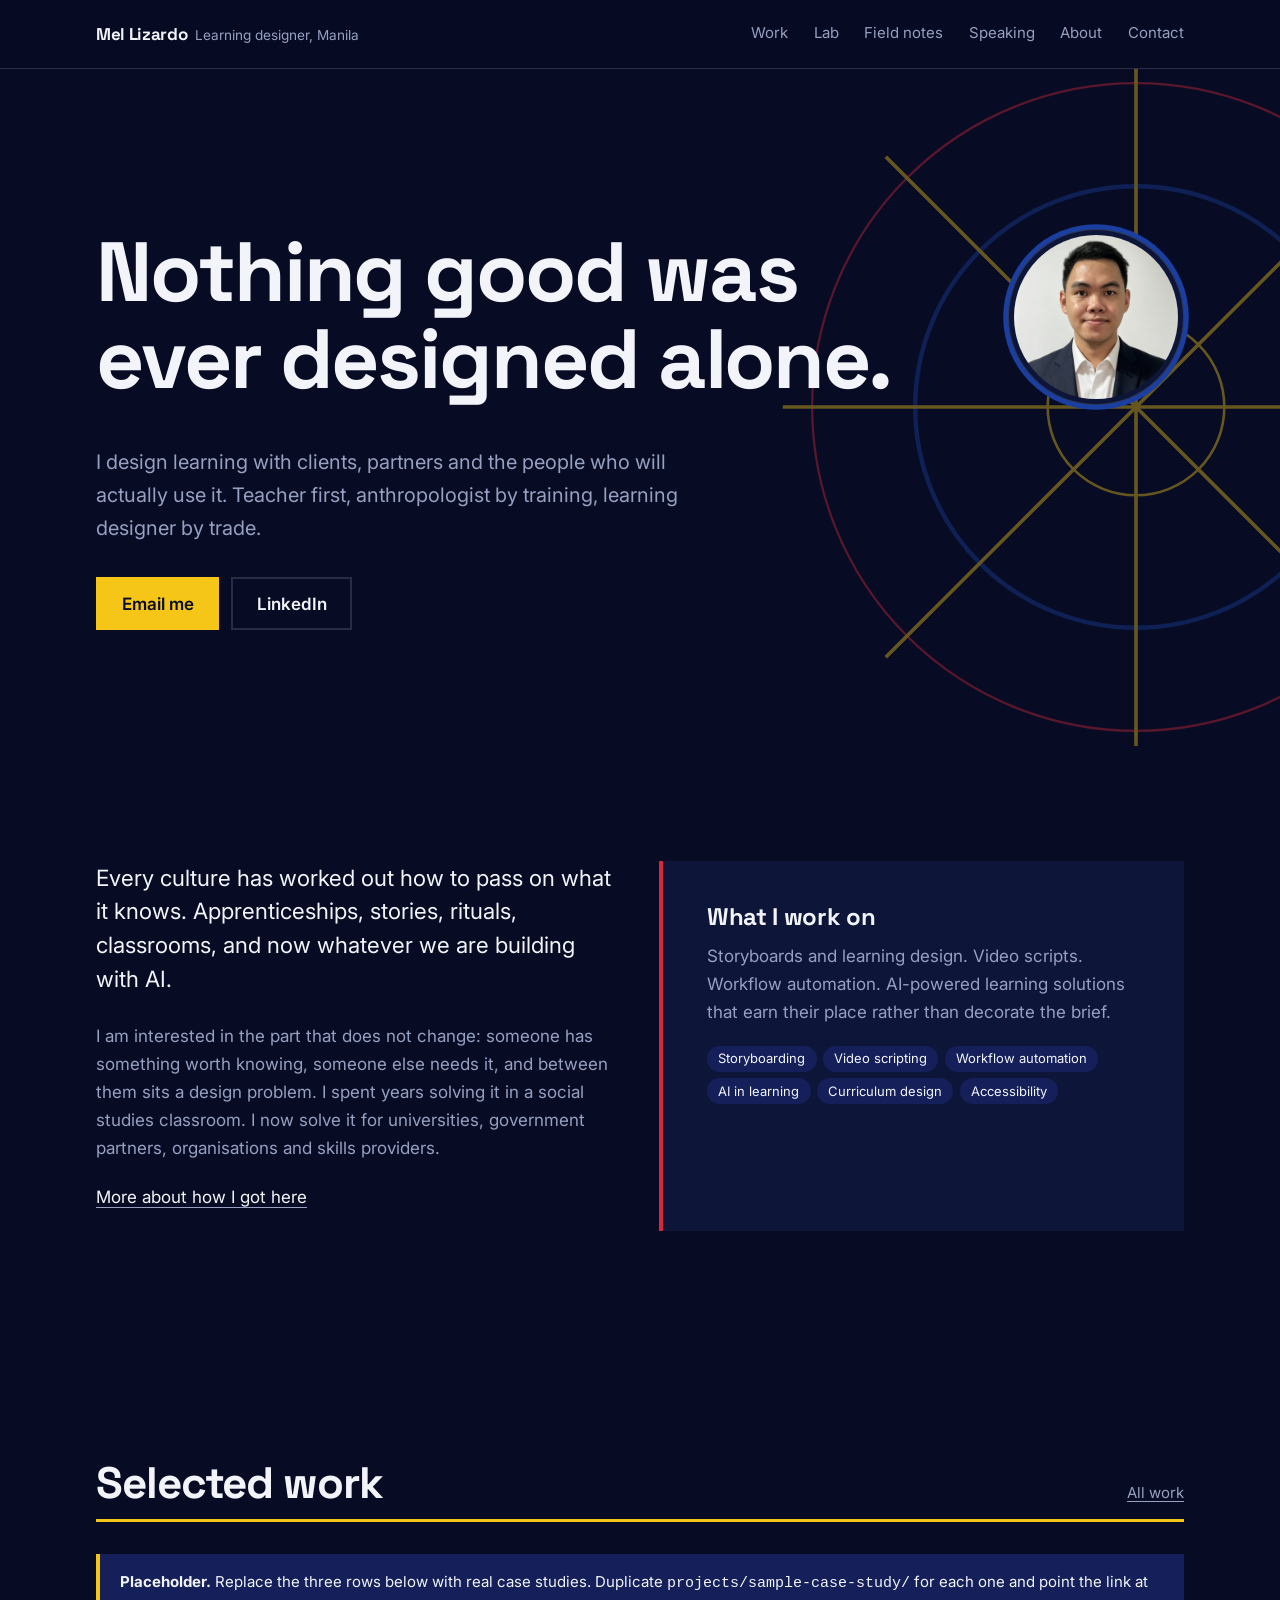
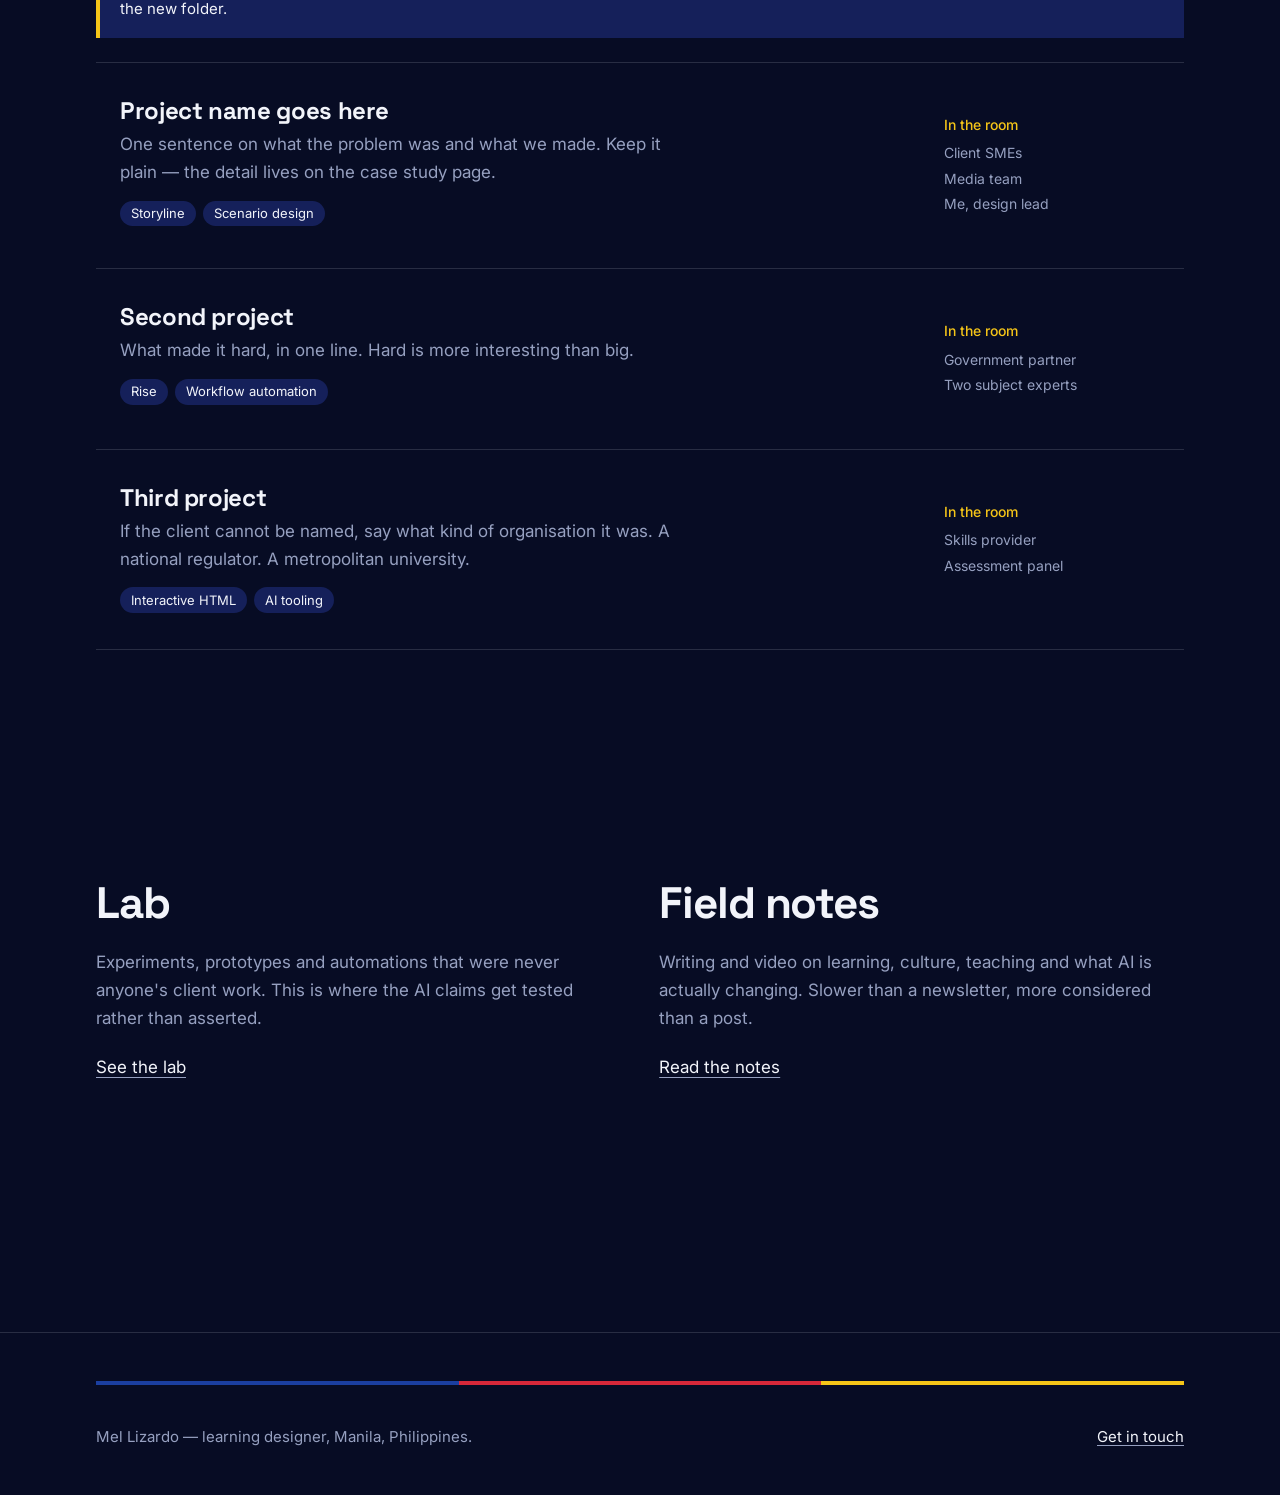
<file: index.html>
<!DOCTYPE html>
<html lang="en">
<head>
<meta charset="utf-8">
<meta name="viewport" content="width=device-width, initial-scale=1, viewport-fit=cover">
<title>Mel Lizardo — Learning Designer</title>
<meta name="description" content="Mel Lizardo is a learning designer in Manila. Teacher, anthropologist, curriculum designer. Work in storyboarding, video, workflow automation and AI-powered learning.">
<link rel="preconnect" href="https://fonts.googleapis.com">
<link rel="preconnect" href="https://fonts.gstatic.com" crossorigin>
<link href="https://fonts.googleapis.com/css2?family=Space+Grotesk:wght@500;700&family=Inter:wght@400;500;600&display=swap" rel="stylesheet">
<link rel="stylesheet" href="assets/styles.css?v=20261105-3">
</head>
<body>
<a class="skip" href="#main">Skip to content</a>

<header class="masthead">
  <div class="wrap masthead__inner">
    <a class="wordmark" href="index.html">Mel Lizardo <span>Learning designer, Manila</span></a>
    <nav class="nav" aria-label="Main">
      <a href="work.html">Work</a>
      <a href="lab.html">Lab</a>
      <a href="field-notes.html">Field notes</a>
      <a href="speaking.html">Speaking</a>
      <a href="about.html">About</a>
      <a href="contact.html">Contact</a>
    </nav>
  </div>
</header>

<main id="main">

  <div class="hero">
    <svg class="rays" viewBox="0 0 100 100" aria-hidden="true" focusable="false">
      <g fill="none" stroke="#F5C518" stroke-width="0.35">
        <circle cx="50" cy="50" r="12"></circle>
        <circle cx="50" cy="50" r="30" stroke="#1B3FA0" stroke-width="0.6"></circle>
        <circle cx="50" cy="50" r="44" stroke="#D62839" stroke-width="0.3"></circle>
      </g>
      <g stroke="#F5C518" stroke-width="0.5">
        <line x1="50" y1="50" x2="50" y2="2"></line>
        <line x1="50" y1="50" x2="50" y2="98"></line>
        <line x1="50" y1="50" x2="2" y2="50"></line>
        <line x1="50" y1="50" x2="98" y2="50"></line>
        <line x1="50" y1="50" x2="16" y2="16"></line>
        <line x1="50" y1="50" x2="84" y2="84"></line>
        <line x1="50" y1="50" x2="84" y2="16"></line>
        <line x1="50" y1="50" x2="16" y2="84"></line>
      </g>
    </svg>
    <div class="wrap hero__inner">
      <div class="hero__copy">
        <h1>Nothing good was ever designed alone.</h1>
        <p class="hero__sub">I design learning with clients, partners and the people who will actually use it. Teacher first, anthropologist by training, learning designer by trade.</p>
        <div class="contact-actions">
          <a class="btn" href="mailto:lizardo.mfs27@gmail.com">Email me</a>
          <a class="btn btn--line" href="https://www.linkedin.com/in/mel-franky-lizardo-95294a269/" target="_blank" rel="noopener noreferrer">LinkedIn</a>
        </div>
      </div>
      <figure class="portrait portrait--hero">
        <img src="assets/mel-lizardo-portrait.png" alt="Portrait of Mel Lizardo" width="800" height="800" fetchpriority="high">
      </figure>
    </div>
  </div>

  <section>
    <div class="wrap">
      <div class="pair">
        <div>
          <p class="lede">Every culture has worked out how to pass on what it knows. Apprenticeships, stories, rituals, classrooms, and now whatever we are building with AI.</p>
          <p class="muted">I am interested in the part that does not change: someone has something worth knowing, someone else needs it, and between them sits a design problem. I spent years solving it in a social studies classroom. I now solve it for universities, government partners, organisations and skills providers.</p>
          <p><a href="about.html">More about how I got here</a></p>
        </div>
        <div class="feature">
          <h3>What I work on</h3>
          <p class="muted">Storyboards and learning design. Video scripts. Workflow automation. AI-powered learning solutions that earn their place rather than decorate the brief.</p>
          <div class="tags">
            <span class="tag">Storyboarding</span>
            <span class="tag">Video scripting</span>
            <span class="tag">Workflow automation</span>
            <span class="tag">AI in learning</span>
            <span class="tag">Curriculum design</span>
            <span class="tag">Accessibility</span>
          </div>
        </div>
      </div>
    </div>
  </section>

  <section>
    <div class="wrap">
      <div class="section-head">
        <h2>Selected work</h2>
        <a href="work.html">All work</a>
      </div>

      <div class="todo">
        <p><strong>Placeholder.</strong> Replace the three rows below with real case studies. Duplicate <code>projects/sample-case-study/</code> for each one and point the link at the new folder.</p>
      </div>

      <div class="rows">
        <a class="row" href="projects/sample-case-study/index.html">
          <div class="row__main">
            <h3>Project name goes here</h3>
            <p>One sentence on what the problem was and what we made. Keep it plain — the detail lives on the case study page.</p>
            <div class="tags"><span class="tag">Storyline</span><span class="tag">Scenario design</span></div>
          </div>
          <dl class="row__meta">
            <dt>In the room</dt>
            <dd>Client SMEs</dd>
            <dd>Media team</dd>
            <dd>Me, design lead</dd>
          </dl>
        </a>

        <a class="row" href="projects/sample-case-study/index.html">
          <div class="row__main">
            <h3>Second project</h3>
            <p>What made it hard, in one line. Hard is more interesting than big.</p>
            <div class="tags"><span class="tag">Rise</span><span class="tag">Workflow automation</span></div>
          </div>
          <dl class="row__meta">
            <dt>In the room</dt>
            <dd>Government partner</dd>
            <dd>Two subject experts</dd>
          </dl>
        </a>

        <a class="row" href="projects/sample-case-study/index.html">
          <div class="row__main">
            <h3>Third project</h3>
            <p>If the client cannot be named, say what kind of organisation it was. A national regulator. A metropolitan university.</p>
            <div class="tags"><span class="tag">Interactive HTML</span><span class="tag">AI tooling</span></div>
          </div>
          <dl class="row__meta">
            <dt>In the room</dt>
            <dd>Skills provider</dd>
            <dd>Assessment panel</dd>
          </dl>
        </a>
      </div>
    </div>
  </section>

  <section>
    <div class="wrap">
      <div class="pair">
        <div>
          <h2>Lab</h2>
          <p class="muted">Experiments, prototypes and automations that were never anyone's client work. This is where the AI claims get tested rather than asserted.</p>
          <p><a href="lab.html">See the lab</a></p>
        </div>
        <div>
          <h2>Field notes</h2>
          <p class="muted">Writing and video on learning, culture, teaching and what AI is actually changing. Slower than a newsletter, more considered than a post.</p>
          <p><a href="field-notes.html">Read the notes</a></p>
        </div>
      </div>
    </div>
  </section>

</main>

<footer class="foot">
  <div class="wrap">
    <div class="flagrule"></div>
    <div class="foot__inner">
      <div>
        <p style="margin:0">Mel Lizardo — learning designer, Manila, Philippines.</p>
      </div>
      <div>
        <p style="margin:0"><a href="contact.html">Get in touch</a></p>
      </div>
    </div>
  </div>
</footer>

</body>
</html>
</file>
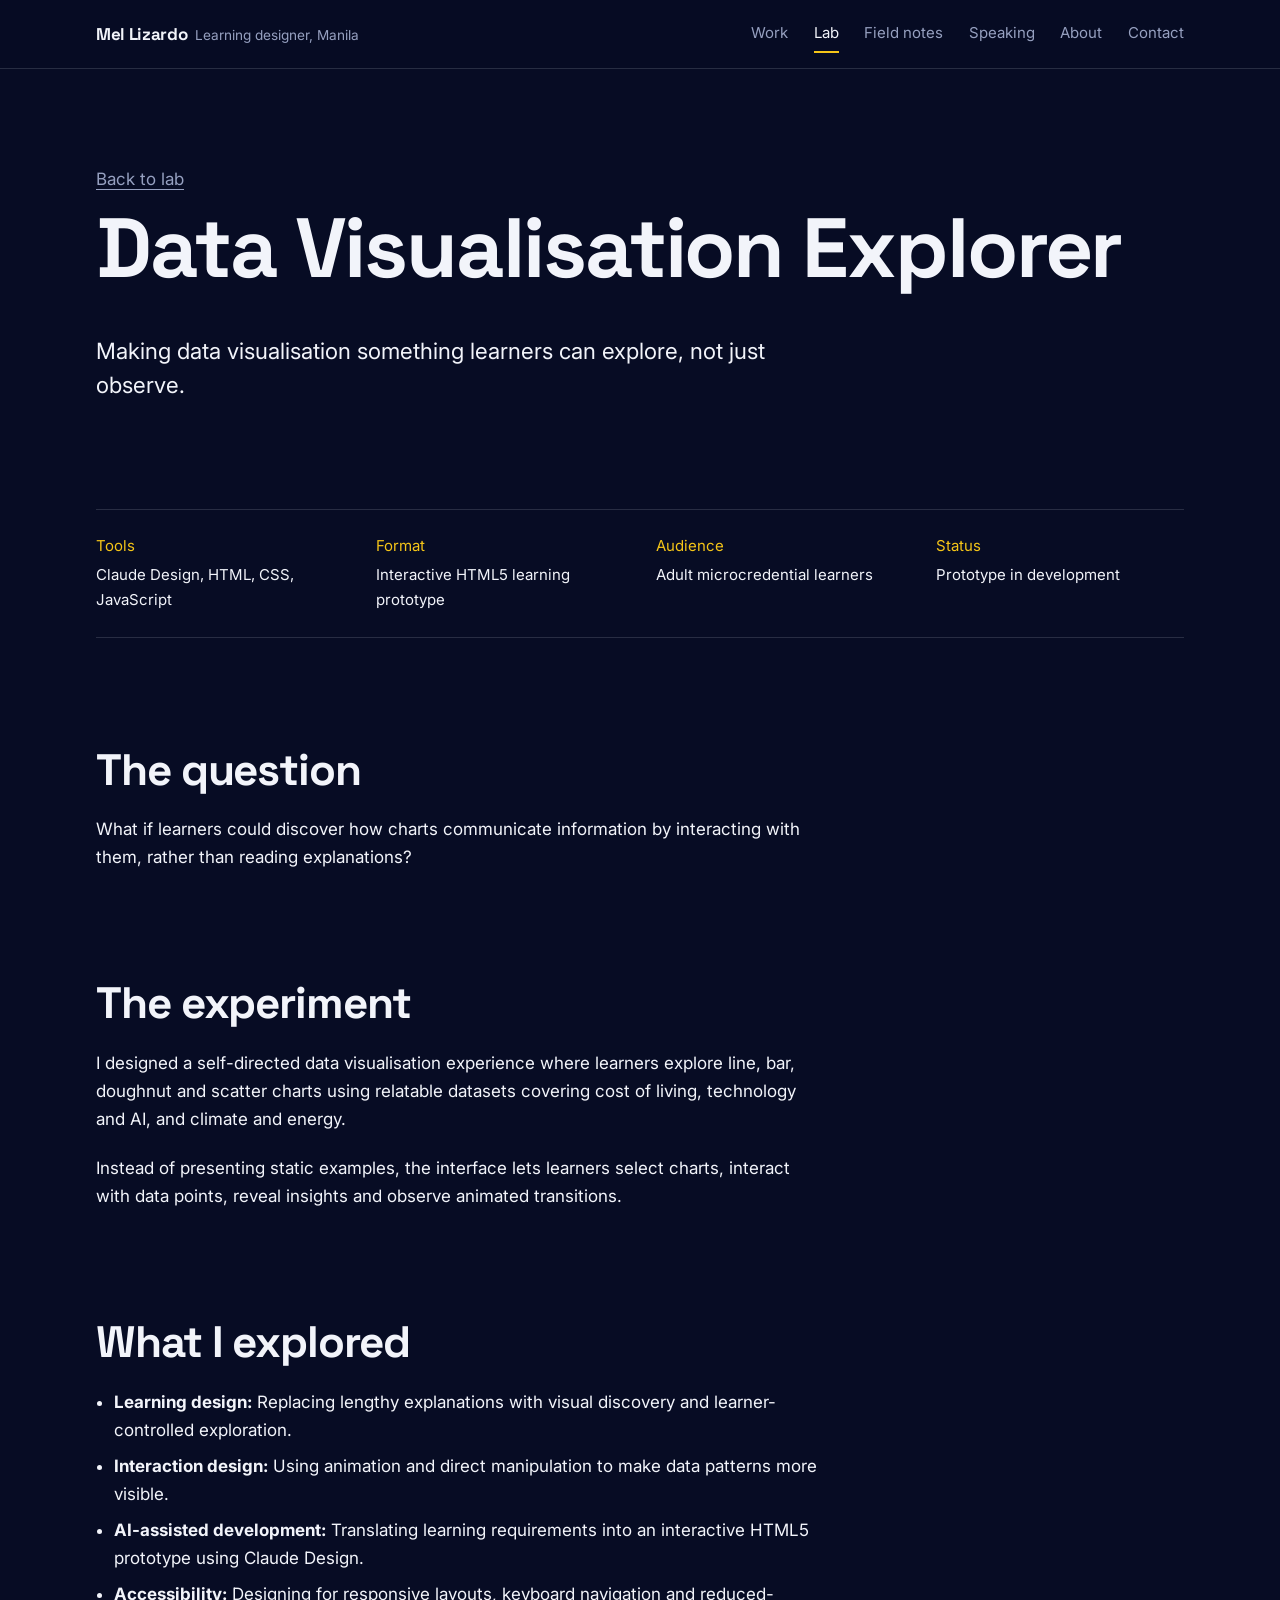
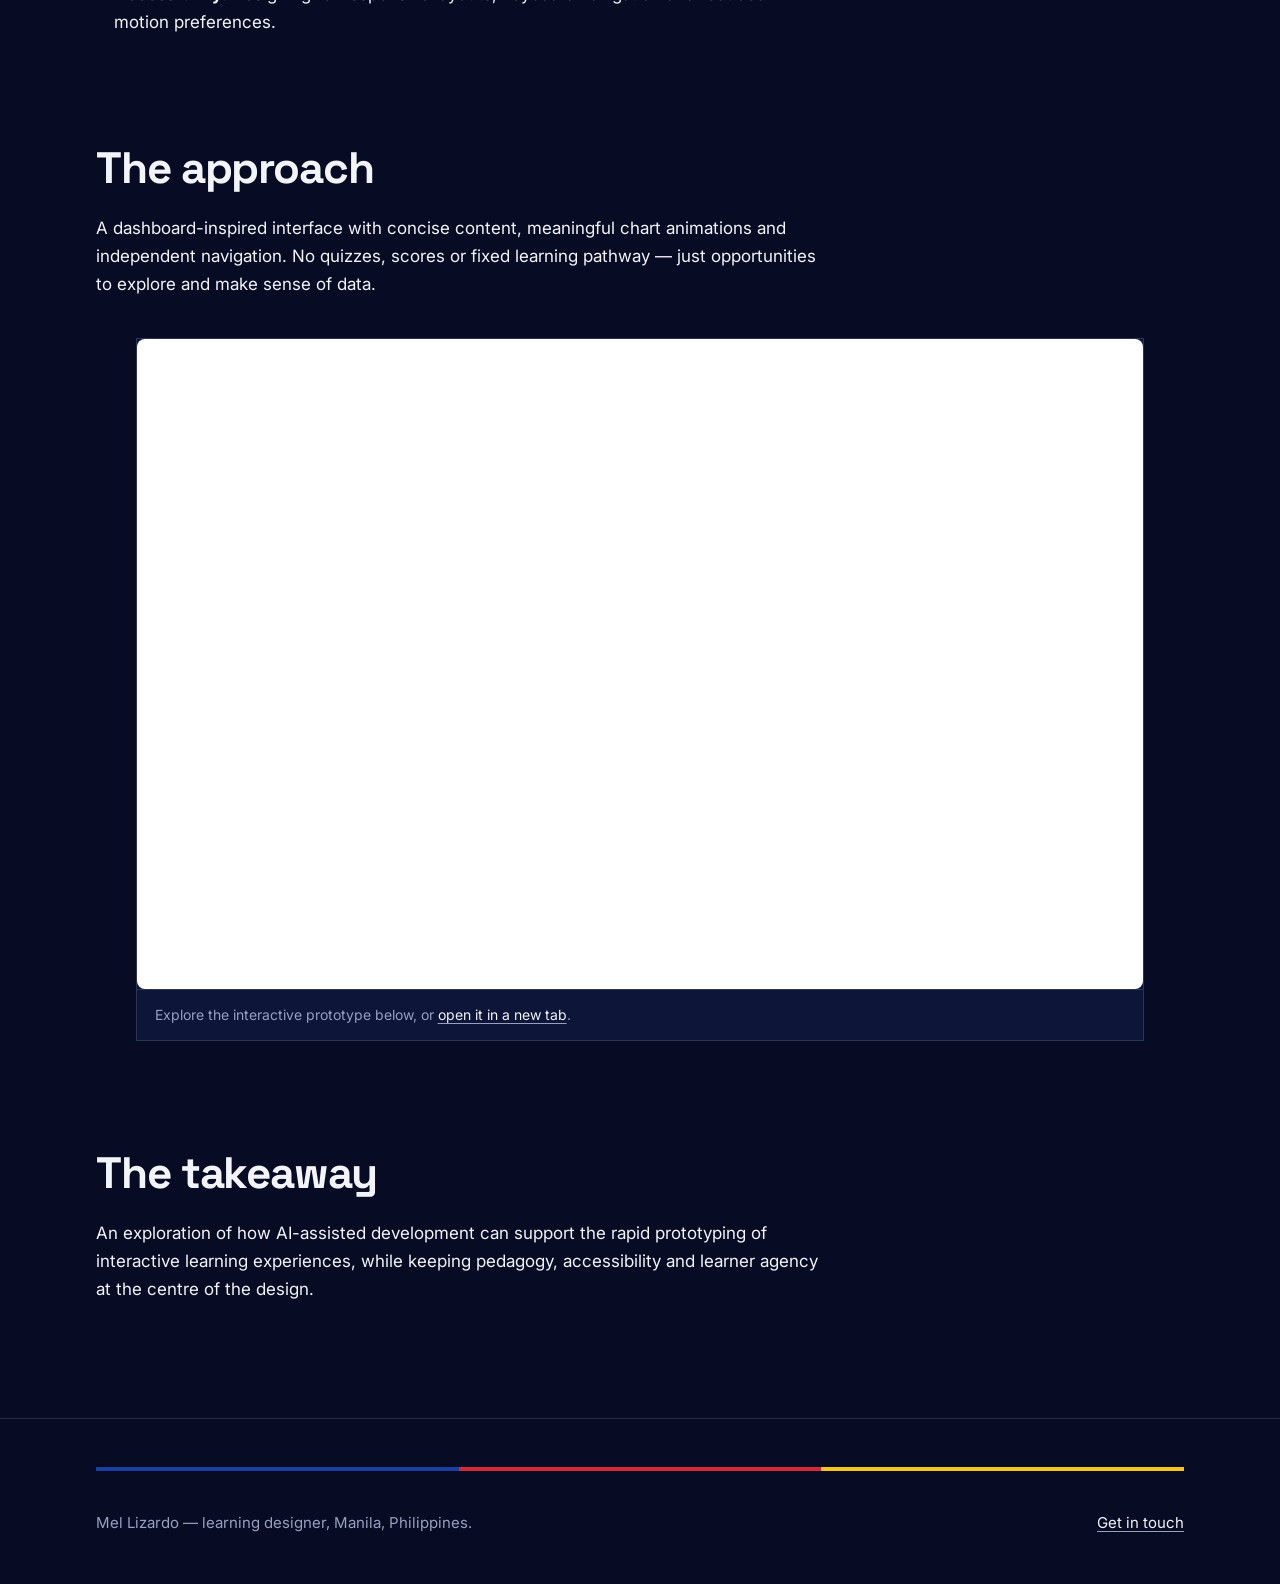
<file: lab/data-visualisation-explorer/index.html>
<!DOCTYPE html>
<html lang="en">
<head>
<meta charset="utf-8">
<meta name="viewport" content="width=device-width, initial-scale=1, viewport-fit=cover">
<title>Data Visualisation Explorer — Mel Lizardo</title>
<meta name="description" content="An interactive HTML5 learning prototype for exploring how line, bar, doughnut and scatter charts communicate data.">
<link rel="preconnect" href="https://fonts.googleapis.com">
<link rel="preconnect" href="https://fonts.gstatic.com" crossorigin>
<link href="https://fonts.googleapis.com/css2?family=Space+Grotesk:wght@500;700&family=Inter:wght@400;500;600&display=swap" rel="stylesheet">
<link rel="stylesheet" href="../../assets/styles.css?v=20261105-3">
</head>
<body>
<a class="skip" href="#main">Skip to content</a>

<header class="masthead">
  <div class="wrap masthead__inner">
    <a class="wordmark" href="../../index.html">Mel Lizardo <span>Learning designer, Manila</span></a>
    <nav class="nav" aria-label="Main">
      <a href="../../work.html">Work</a>
      <a href="../../lab.html" aria-current="page">Lab</a>
      <a href="../../field-notes.html">Field notes</a>
      <a href="../../speaking.html">Speaking</a>
      <a href="../../about.html">About</a>
      <a href="../../contact.html">Contact</a>
    </nav>
  </div>
</header>

<main id="main">
  <div class="wrap">
    <div class="case__header">
      <p class="muted" style="margin-bottom:0.75rem"><a href="../../lab.html">Back to lab</a></p>
      <h1>Data Visualisation Explorer</h1>
      <p class="lede">Making data visualisation something learners can explore, not just observe.</p>
    </div>

    <dl class="facts">
      <div><dt>Tools</dt><dd>Claude Design, HTML, CSS, JavaScript</dd></div>
      <div><dt>Format</dt><dd>Interactive HTML5 learning prototype</dd></div>
      <div><dt>Audience</dt><dd>Adult microcredential learners</dd></div>
      <div><dt>Status</dt><dd>Prototype in development</dd></div>
    </dl>

    <div class="prose">
      <h2>The question</h2>
      <p>What if learners could discover how charts communicate information by interacting with them, rather than reading explanations?</p>

      <h2>The experiment</h2>
      <p>I designed a self-directed data visualisation experience where learners explore line, bar, doughnut and scatter charts using relatable datasets covering cost of living, technology and AI, and climate and energy.</p>
      <p>Instead of presenting static examples, the interface lets learners select charts, interact with data points, reveal insights and observe animated transitions.</p>

      <h2>What I explored</h2>
      <ul>
        <li><strong>Learning design:</strong> Replacing lengthy explanations with visual discovery and learner-controlled exploration.</li>
        <li><strong>Interaction design:</strong> Using animation and direct manipulation to make data patterns more visible.</li>
        <li><strong>AI-assisted development:</strong> Translating learning requirements into an interactive HTML5 prototype using Claude Design.</li>
        <li><strong>Accessibility:</strong> Designing for responsive layouts, keyboard navigation and reduced-motion preferences.</li>
      </ul>

      <h2>The approach</h2>
      <p>A dashboard-inspired interface with concise content, meaningful chart animations and independent navigation. No quizzes, scores or fixed learning pathway — just opportunities to explore and make sense of data.</p>
    </div>

    <figure class="embed">
      <iframe src="https://frankylizardosoksay-hash.github.io/Data-Visualisation-Explorer/" width="100%" height="650" style="border:none;border-radius:8px;height:650px" title="Interactive Data Visualisation Explorer" loading="lazy" allowfullscreen></iframe>
      <figcaption>Explore the interactive prototype below, or <a href="https://frankylizardosoksay-hash.github.io/Data-Visualisation-Explorer/" target="_blank" rel="noopener noreferrer">open it in a new tab</a>.</figcaption>
    </figure>

    <div class="prose">
      <h2>The takeaway</h2>
      <p>An exploration of how AI-assisted development can support the rapid prototyping of interactive learning experiences, while keeping pedagogy, accessibility and learner agency at the centre of the design.</p>
    </div>
  </div>
</main>

<footer class="foot">
  <div class="wrap">
    <div class="flagrule"></div>
    <div class="foot__inner">
      <div><p style="margin:0">Mel Lizardo — learning designer, Manila, Philippines.</p></div>
      <div><p style="margin:0"><a href="../../contact.html">Get in touch</a></p></div>
    </div>
  </div>
</footer>

</body>
</html>
</file>
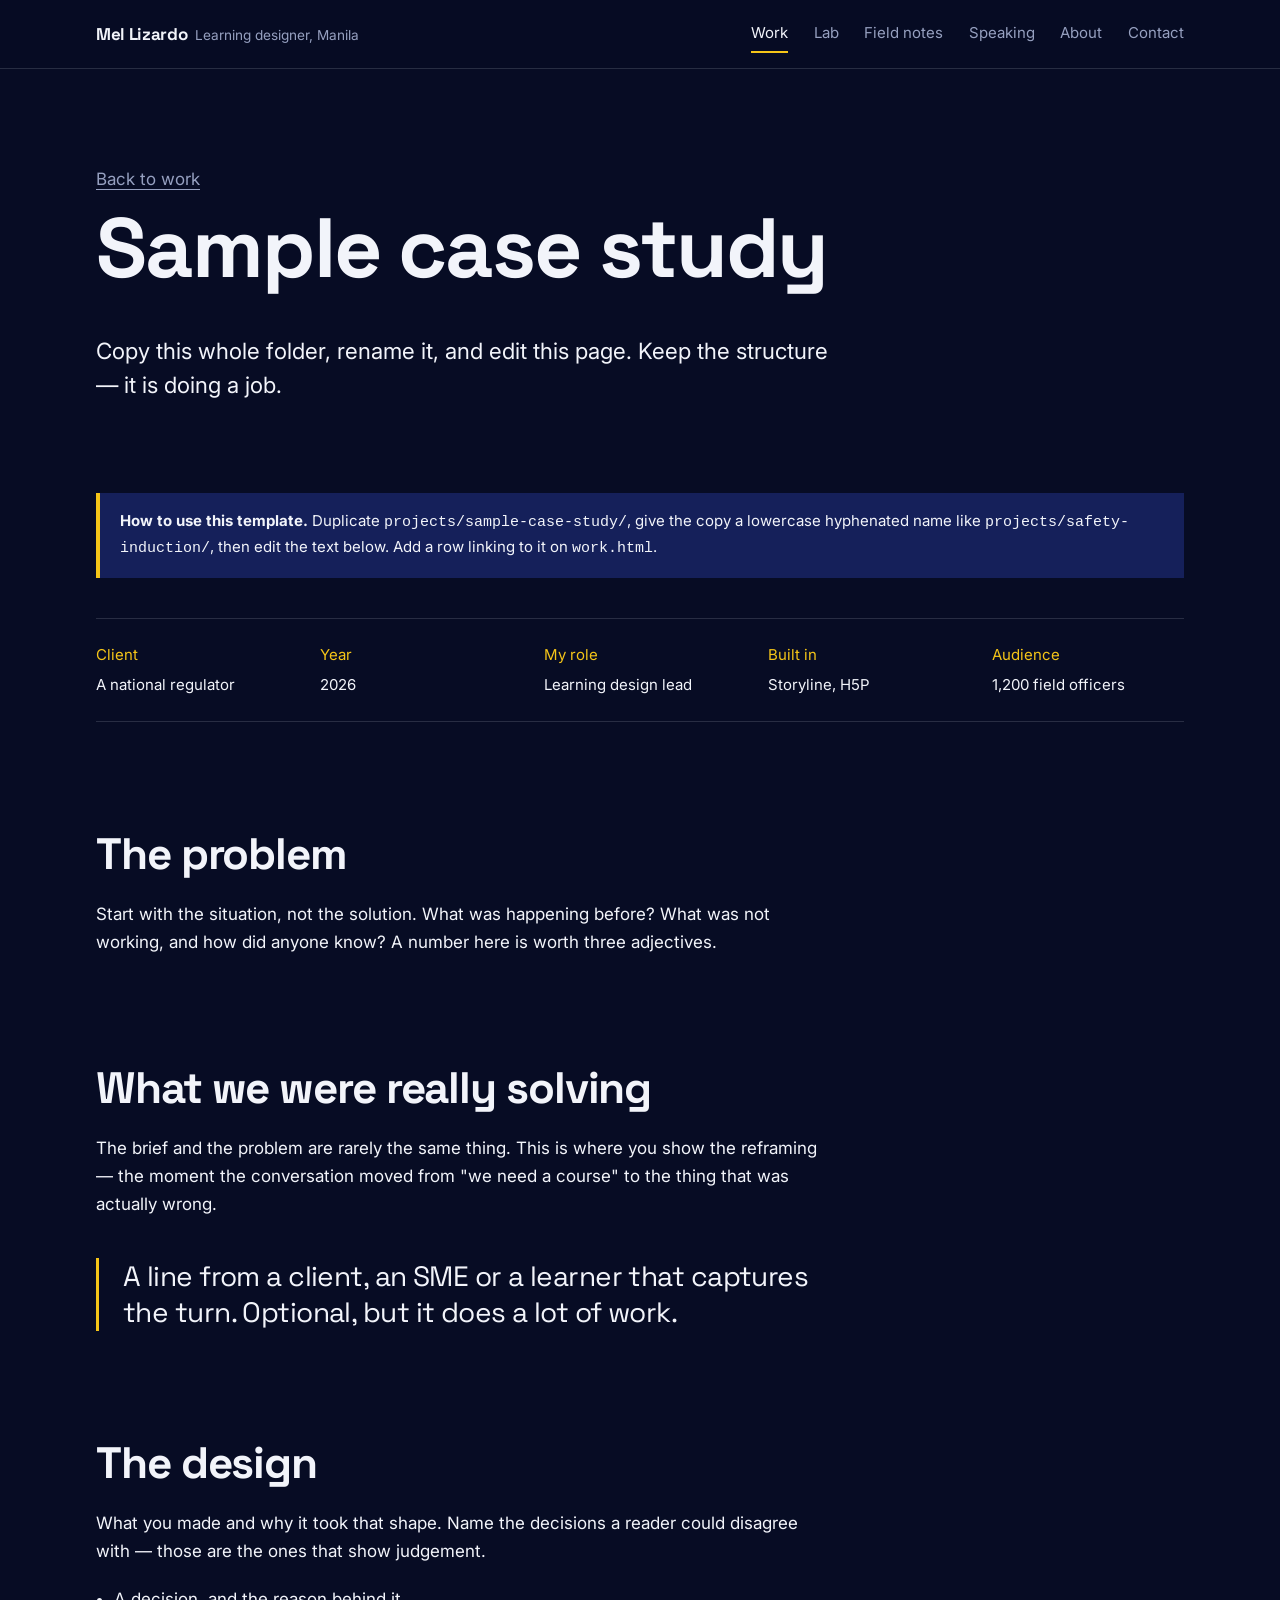
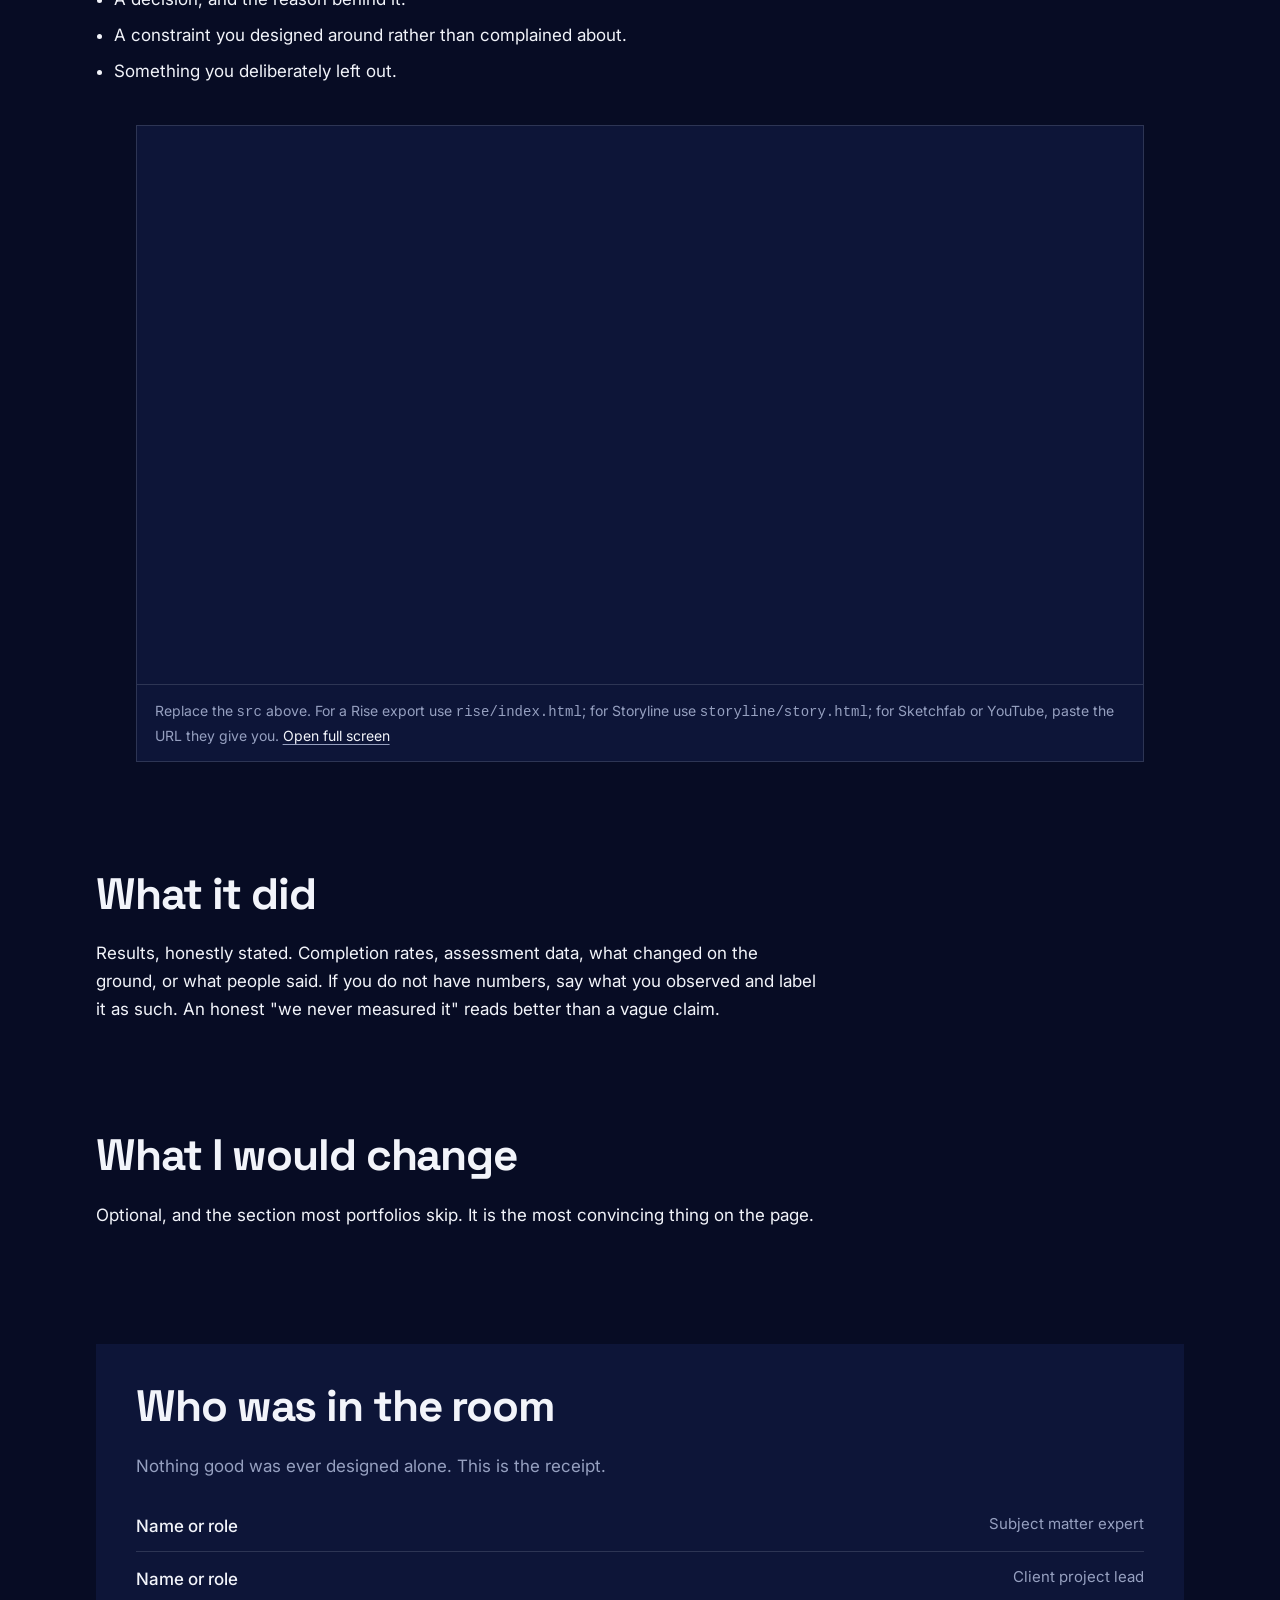
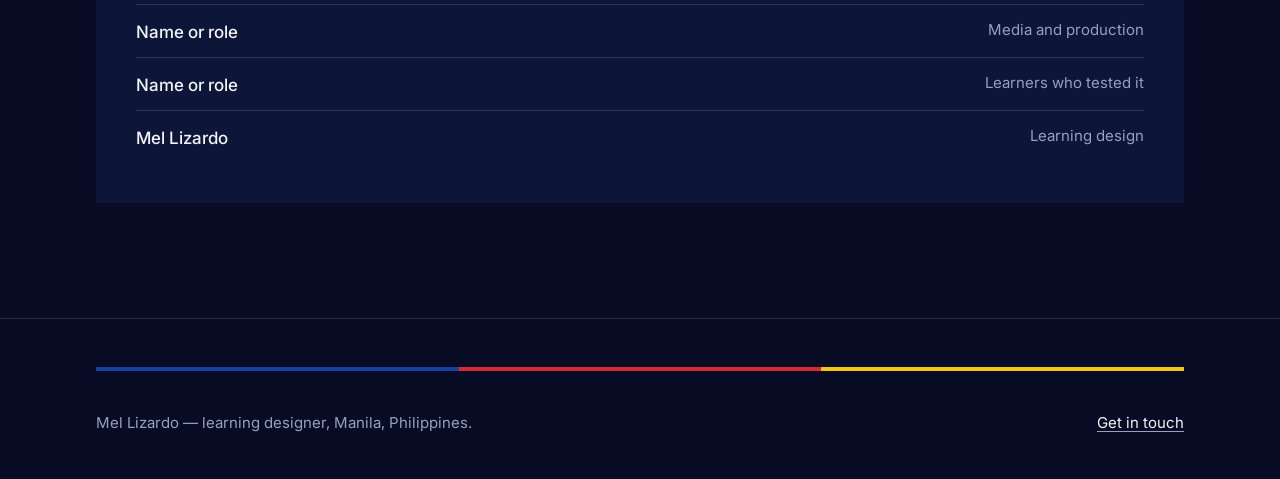
<file: projects/sample-case-study/index.html>
<!DOCTYPE html>
<html lang="en">
<head>
<meta charset="utf-8">
<meta name="viewport" content="width=device-width, initial-scale=1, viewport-fit=cover">
<title>Sample case study — Mel Lizardo</title>
<meta name="description" content="A template case study page. Copy this folder for each new project.">
<link rel="preconnect" href="https://fonts.googleapis.com">
<link rel="preconnect" href="https://fonts.gstatic.com" crossorigin>
<link href="https://fonts.googleapis.com/css2?family=Space+Grotesk:wght@500;700&family=Inter:wght@400;500;600&display=swap" rel="stylesheet">
<link rel="stylesheet" href="../../assets/styles.css">
</head>
<body>
<a class="skip" href="#main">Skip to content</a>

<header class="masthead">
  <div class="wrap masthead__inner">
    <a class="wordmark" href="../../index.html">Mel Lizardo <span>Learning designer, Manila</span></a>
    <nav class="nav" aria-label="Main">
      <a href="../../work.html" aria-current="page">Work</a>
      <a href="../../lab.html">Lab</a>
      <a href="../../field-notes.html">Field notes</a>
      <a href="../../speaking.html">Speaking</a>
      <a href="../../about.html">About</a>
      <a href="../../contact.html">Contact</a>
    </nav>
  </div>
</header>

<main id="main">
  <div class="wrap">

    <div class="case__header">
      <p class="muted" style="margin-bottom:0.75rem"><a href="../../work.html">Back to work</a></p>
      <h1>Sample case study</h1>
      <p class="lede">Copy this whole folder, rename it, and edit this page. Keep the structure — it is doing a job.</p>
    </div>

    <div class="todo">
      <p><strong>How to use this template.</strong> Duplicate <code>projects/sample-case-study/</code>, give the copy a lowercase hyphenated name like <code>projects/safety-induction/</code>, then edit the text below. Add a row linking to it on <code>work.html</code>.</p>
    </div>

    <dl class="facts">
      <div><dt>Client</dt><dd>A national regulator</dd></div>
      <div><dt>Year</dt><dd>2026</dd></div>
      <div><dt>My role</dt><dd>Learning design lead</dd></div>
      <div><dt>Built in</dt><dd>Storyline, H5P</dd></div>
      <div><dt>Audience</dt><dd>1,200 field officers</dd></div>
    </dl>

    <div class="prose">
      <h2>The problem</h2>
      <p>Start with the situation, not the solution. What was happening before? What was not working, and how did anyone know? A number here is worth three adjectives.</p>

      <h2>What we were really solving</h2>
      <p>The brief and the problem are rarely the same thing. This is where you show the reframing — the moment the conversation moved from "we need a course" to the thing that was actually wrong.</p>

      <blockquote>A line from a client, an SME or a learner that captures the turn. Optional, but it does a lot of work.</blockquote>

      <h2>The design</h2>
      <p>What you made and why it took that shape. Name the decisions a reader could disagree with — those are the ones that show judgement.</p>
      <ul>
        <li>A decision, and the reason behind it.</li>
        <li>A constraint you designed around rather than complained about.</li>
        <li>Something you deliberately left out.</li>
      </ul>
    </div>

    <figure class="embed">
      <iframe src="about:blank" title="Interactive sample: replace with the real embed" loading="lazy"></iframe>
      <figcaption>Replace the <code>src</code> above. For a Rise export use <code>rise/index.html</code>; for Storyline use <code>storyline/story.html</code>; for Sketchfab or YouTube, paste the URL they give you. <a href="#">Open full screen</a></figcaption>
    </figure>

    <div class="prose">
      <h2>What it did</h2>
      <p>Results, honestly stated. Completion rates, assessment data, what changed on the ground, or what people said. If you do not have numbers, say what you observed and label it as such. An honest "we never measured it" reads better than a vague claim.</p>

      <h2>What I would change</h2>
      <p>Optional, and the section most portfolios skip. It is the most convincing thing on the page.</p>
    </div>

    <div class="room">
      <h2>Who was in the room</h2>
      <p class="muted">Nothing good was ever designed alone. This is the receipt.</p>
      <ul>
        <li><span class="who">Name or role</span><span class="did">Subject matter expert</span></li>
        <li><span class="who">Name or role</span><span class="did">Client project lead</span></li>
        <li><span class="who">Name or role</span><span class="did">Media and production</span></li>
        <li><span class="who">Name or role</span><span class="did">Learners who tested it</span></li>
        <li><span class="who">Mel Lizardo</span><span class="did">Learning design</span></li>
      </ul>
    </div>

  </div>
</main>

<footer class="foot">
  <div class="wrap">
    <div class="flagrule"></div>
    <div class="foot__inner">
      <div><p style="margin:0">Mel Lizardo — learning designer, Manila, Philippines.</p></div>
      <div><p style="margin:0"><a href="../../contact.html">Get in touch</a></p></div>
    </div>
  </div>
</footer>

</body>
</html>
</file>
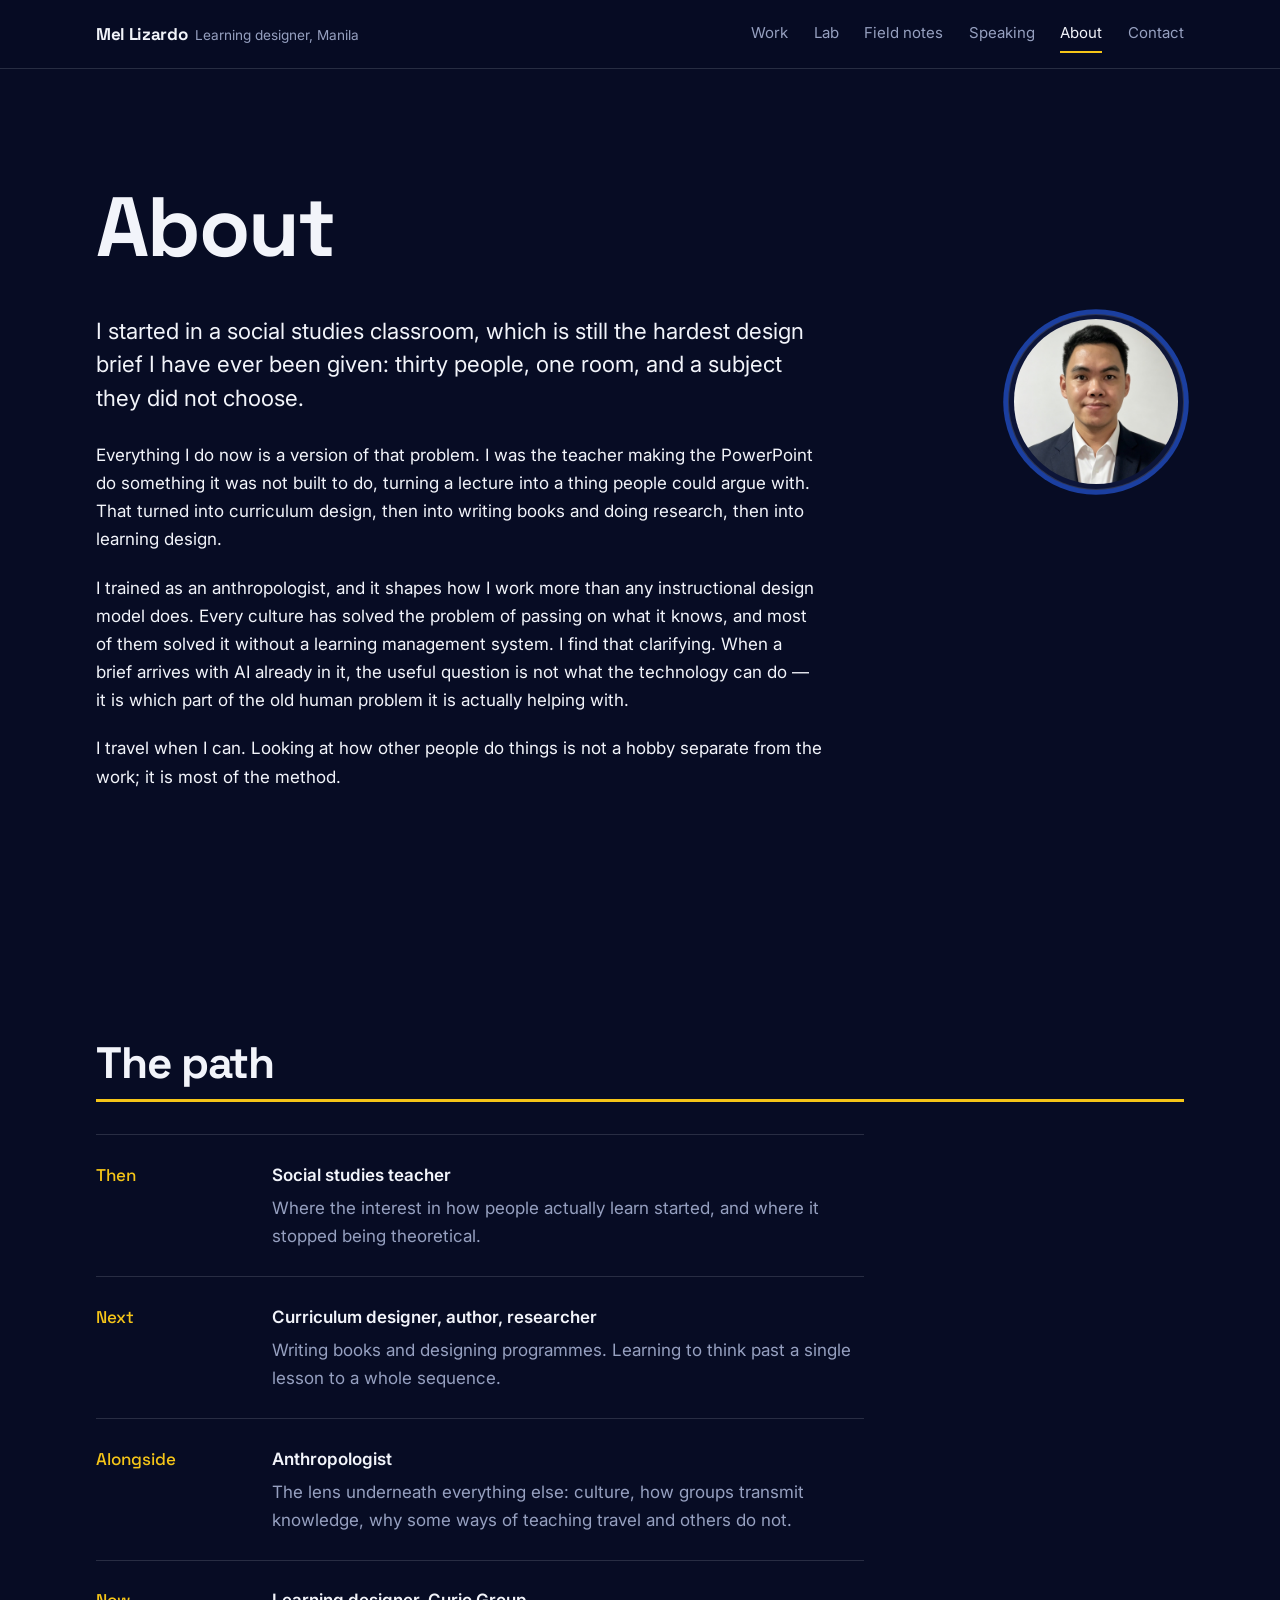
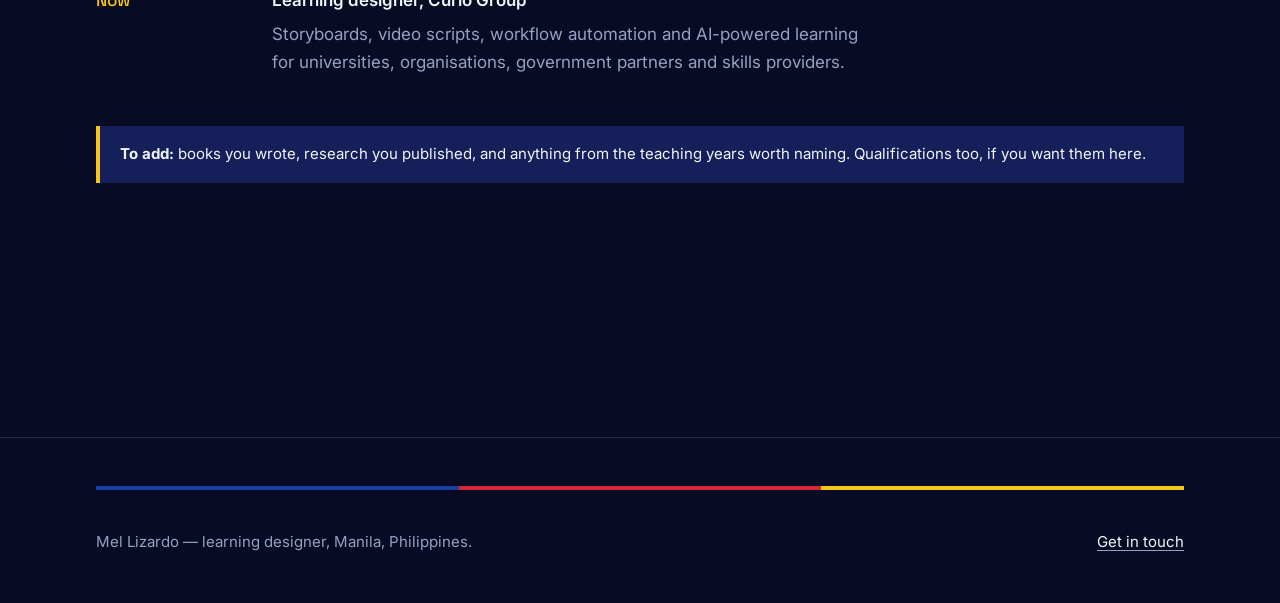
<file: about.html>
<!DOCTYPE html>
<html lang="en">
<head>
<meta charset="utf-8">
<meta name="viewport" content="width=device-width, initial-scale=1, viewport-fit=cover">
<title>About — Mel Lizardo</title>
<meta name="description" content="Mel Lizardo: social studies teacher turned curriculum designer, author and researcher, now a learning designer in Manila.">
<link rel="preconnect" href="https://fonts.googleapis.com">
<link rel="preconnect" href="https://fonts.gstatic.com" crossorigin>
<link href="https://fonts.googleapis.com/css2?family=Space+Grotesk:wght@500;700&family=Inter:wght@400;500;600&display=swap" rel="stylesheet">
<link rel="stylesheet" href="assets/styles.css?v=20261105-3">
</head>
<body>
<a class="skip" href="#main">Skip to content</a>

<header class="masthead">
  <div class="wrap masthead__inner">
    <a class="wordmark" href="index.html">Mel Lizardo <span>Learning designer, Manila</span></a>
    <nav class="nav" aria-label="Main">
      <a href="work.html">Work</a>
      <a href="lab.html">Lab</a>
      <a href="field-notes.html">Field notes</a>
      <a href="speaking.html">Speaking</a>
      <a href="about.html" aria-current="page">About</a>
      <a href="contact.html">Contact</a>
    </nav>
  </div>
</header>

<main id="main">

  <section>
    <div class="wrap">
      <h1>About</h1>
      <div class="about-intro">
        <div class="prose">
          <p class="lede">I started in a social studies classroom, which is still the hardest design brief I have ever been given: thirty people, one room, and a subject they did not choose.</p>
          <p>Everything I do now is a version of that problem. I was the teacher making the PowerPoint do something it was not built to do, turning a lecture into a thing people could argue with. That turned into curriculum design, then into writing books and doing research, then into learning design.</p>
          <p>I trained as an anthropologist, and it shapes how I work more than any instructional design model does. Every culture has solved the problem of passing on what it knows, and most of them solved it without a learning management system. I find that clarifying. When a brief arrives with AI already in it, the useful question is not what the technology can do — it is which part of the old human problem it is actually helping with.</p>
          <p>I travel when I can. Looking at how other people do things is not a hobby separate from the work; it is most of the method.</p>
        </div>
        <figure class="portrait portrait--about">
          <img src="assets/mel-lizardo-portrait.png" alt="Portrait of Mel Lizardo" width="800" height="800" loading="lazy">
        </figure>
      </div>
    </div>
  </section>

  <section>
    <div class="wrap">
      <div class="section-head"><h2>The path</h2></div>
      <ol class="timeline">
        <li>
          <span class="when">Then</span>
          <div><strong>Social studies teacher</strong>
            <p>Where the interest in how people actually learn started, and where it stopped being theoretical.</p></div>
        </li>
        <li>
          <span class="when">Next</span>
          <div><strong>Curriculum designer, author, researcher</strong>
            <p>Writing books and designing programmes. Learning to think past a single lesson to a whole sequence.</p></div>
        </li>
        <li>
          <span class="when">Alongside</span>
          <div><strong>Anthropologist</strong>
            <p>The lens underneath everything else: culture, how groups transmit knowledge, why some ways of teaching travel and others do not.</p></div>
        </li>
        <li>
          <span class="when">Now</span>
          <div><strong>Learning designer, Curio Group</strong>
            <p>Storyboards, video scripts, workflow automation and AI-powered learning for universities, organisations, government partners and skills providers.</p></div>
        </li>
      </ol>

      <div class="todo">
        <p><strong>To add:</strong> books you wrote, research you published, and anything from the teaching years worth naming. Qualifications too, if you want them here.</p>
      </div>
    </div>
  </section>

</main>

<footer class="foot">
  <div class="wrap">
    <div class="flagrule"></div>
    <div class="foot__inner">
      <div><p style="margin:0">Mel Lizardo — learning designer, Manila, Philippines.</p></div>
      <div><p style="margin:0"><a href="contact.html">Get in touch</a></p></div>
    </div>
  </div>
</footer>

</body>
</html>
</file>
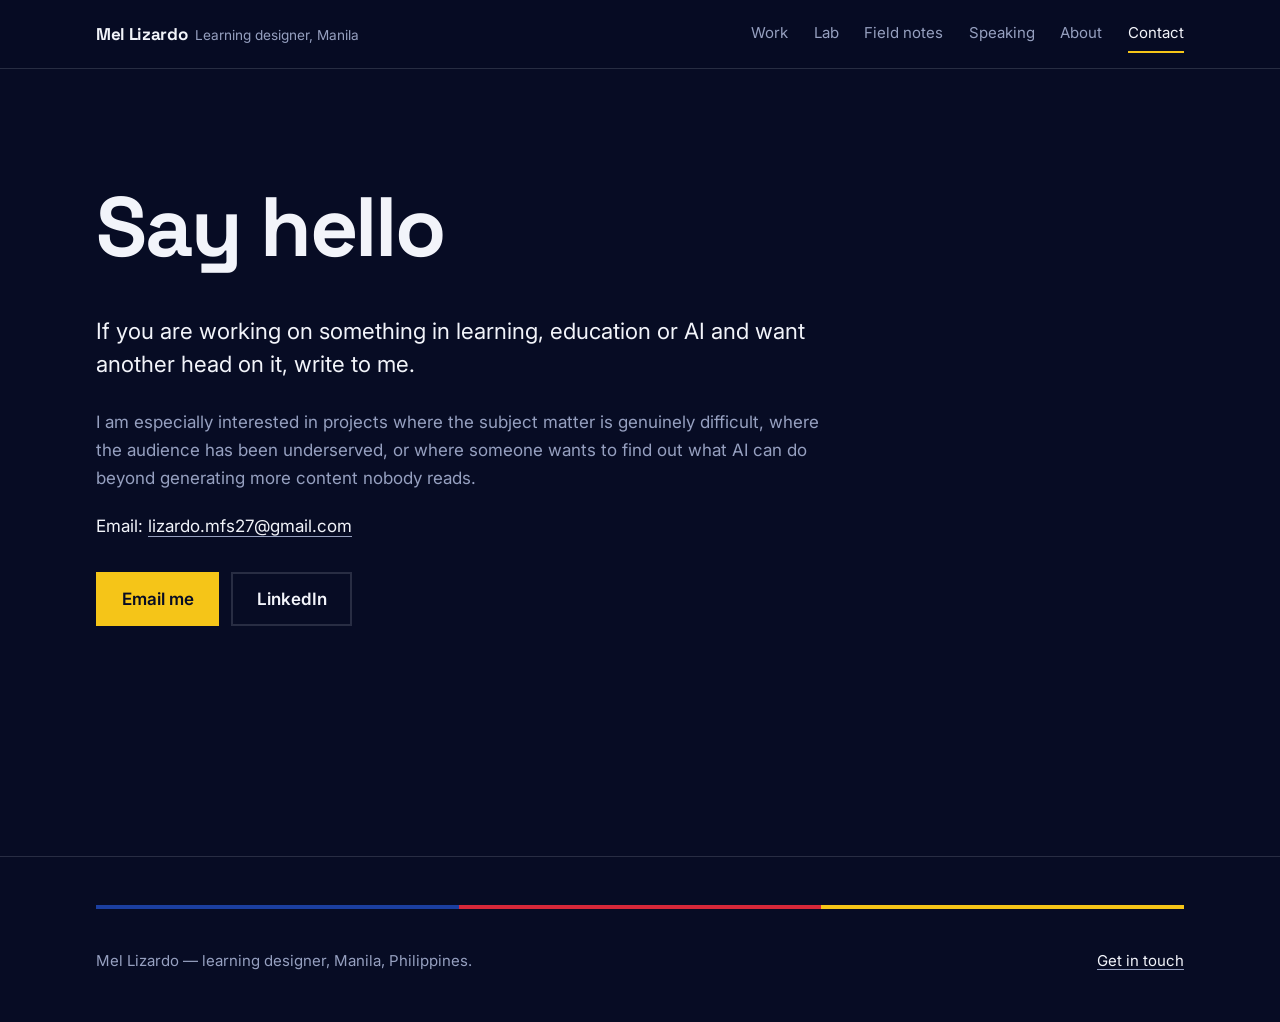
<file: contact.html>
<!DOCTYPE html>
<html lang="en">
<head>
<meta charset="utf-8">
<meta name="viewport" content="width=device-width, initial-scale=1, viewport-fit=cover">
<title>Contact — Mel Lizardo</title>
<meta name="description" content="Get in touch with Mel Lizardo, learning designer, Manila.">
<link rel="preconnect" href="https://fonts.googleapis.com">
<link rel="preconnect" href="https://fonts.gstatic.com" crossorigin>
<link href="https://fonts.googleapis.com/css2?family=Space+Grotesk:wght@500;700&family=Inter:wght@400;500;600&display=swap" rel="stylesheet">
<link rel="stylesheet" href="assets/styles.css?v=20261105-3">
</head>
<body>
<a class="skip" href="#main">Skip to content</a>

<header class="masthead">
  <div class="wrap masthead__inner">
    <a class="wordmark" href="index.html">Mel Lizardo <span>Learning designer, Manila</span></a>
    <nav class="nav" aria-label="Main">
      <a href="work.html">Work</a>
      <a href="lab.html">Lab</a>
      <a href="field-notes.html">Field notes</a>
      <a href="speaking.html">Speaking</a>
      <a href="about.html">About</a>
      <a href="contact.html" aria-current="page">Contact</a>
    </nav>
  </div>
</header>

<main id="main">

  <section>
    <div class="wrap">
      <h1>Say hello</h1>
      <div class="prose">
        <p class="lede">If you are working on something in learning, education or AI and want another head on it, write to me.</p>
        <p class="muted">I am especially interested in projects where the subject matter is genuinely difficult, where the audience has been underserved, or where someone wants to find out what AI can do beyond generating more content nobody reads.</p>
      </div>

      <p>Email: <a href="mailto:lizardo.mfs27@gmail.com">lizardo.mfs27@gmail.com</a></p>
      <div class="contact-actions">
        <a class="btn" href="mailto:lizardo.mfs27@gmail.com">Email me</a>
        <a class="btn btn--line" href="https://www.linkedin.com/in/mel-franky-lizardo-95294a269/" target="_blank" rel="noopener noreferrer">LinkedIn</a>
      </div>
    </div>
  </section>

</main>

<footer class="foot">
  <div class="wrap">
    <div class="flagrule"></div>
    <div class="foot__inner">
      <div><p style="margin:0">Mel Lizardo — learning designer, Manila, Philippines.</p></div>
      <div><p style="margin:0"><a href="contact.html">Get in touch</a></p></div>
    </div>
  </div>
</footer>

</body>
</html>
</file>
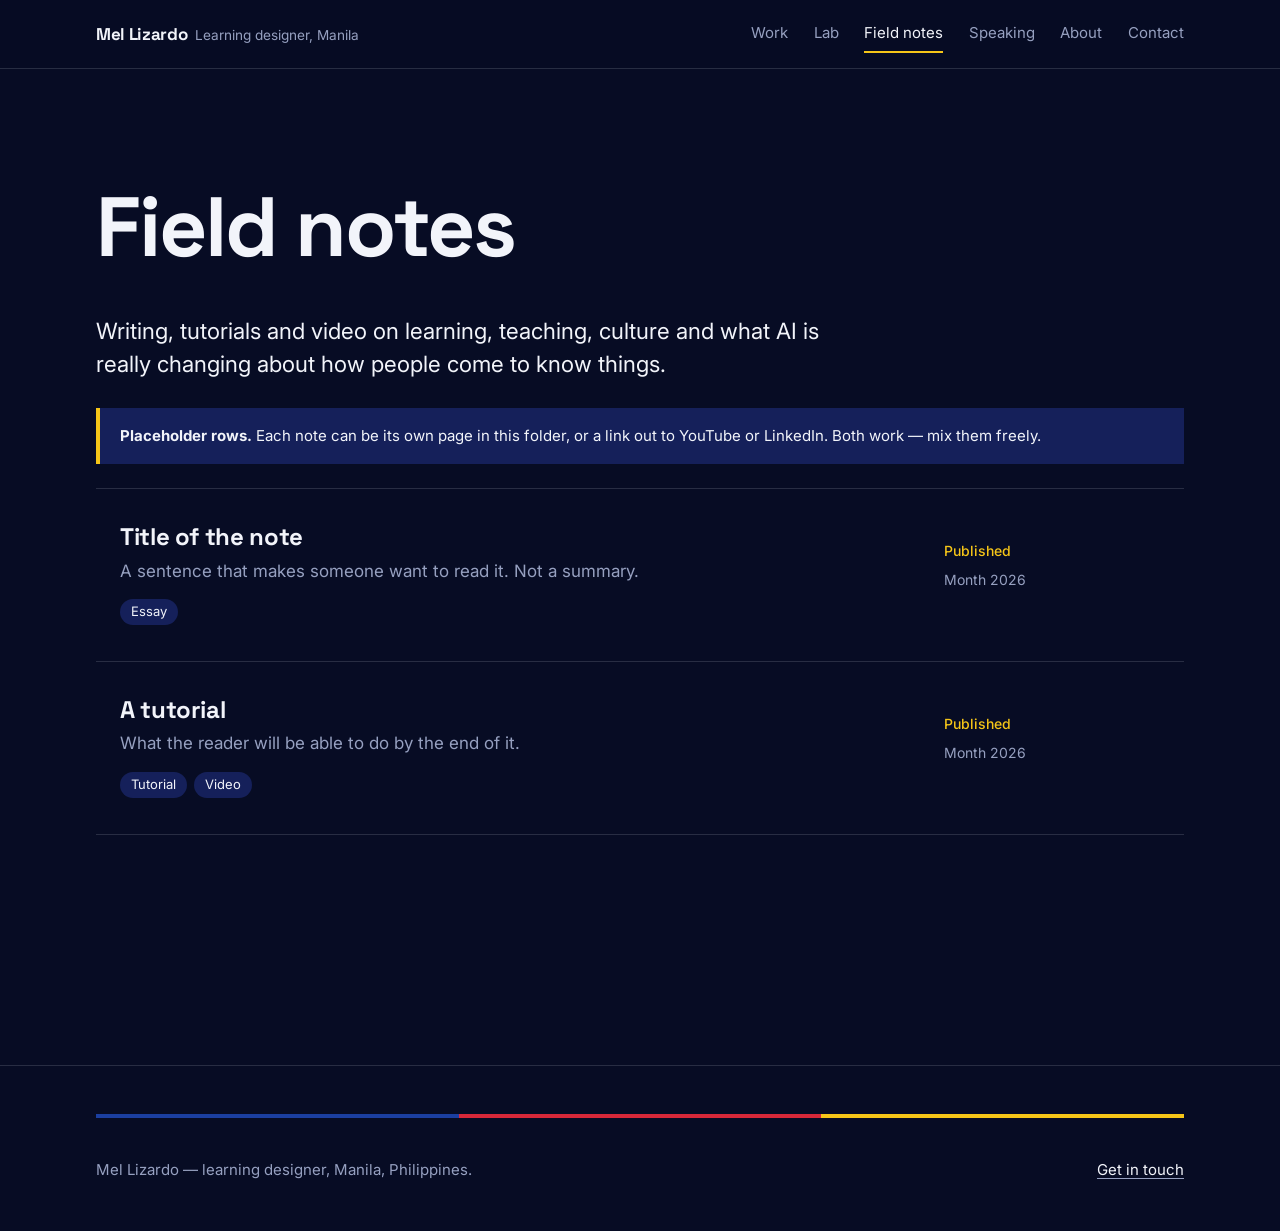
<file: field-notes.html>
<!DOCTYPE html>
<html lang="en">
<head>
<meta charset="utf-8">
<meta name="viewport" content="width=device-width, initial-scale=1, viewport-fit=cover">
<title>Field notes — Mel Lizardo</title>
<meta name="description" content="Writing and video on learning design, teaching, culture and AI, from Mel Lizardo in Manila.">
<link rel="preconnect" href="https://fonts.googleapis.com">
<link rel="preconnect" href="https://fonts.gstatic.com" crossorigin>
<link href="https://fonts.googleapis.com/css2?family=Space+Grotesk:wght@500;700&family=Inter:wght@400;500;600&display=swap" rel="stylesheet">
<link rel="stylesheet" href="assets/styles.css">
</head>
<body>
<a class="skip" href="#main">Skip to content</a>

<header class="masthead">
  <div class="wrap masthead__inner">
    <a class="wordmark" href="index.html">Mel Lizardo <span>Learning designer, Manila</span></a>
    <nav class="nav" aria-label="Main">
      <a href="work.html">Work</a>
      <a href="lab.html">Lab</a>
      <a href="field-notes.html" aria-current="page">Field notes</a>
      <a href="speaking.html">Speaking</a>
      <a href="about.html">About</a>
      <a href="contact.html">Contact</a>
    </nav>
  </div>
</header>

<main id="main">

  <section>
    <div class="wrap">
      <h1>Field notes</h1>
      <p class="lede">Writing, tutorials and video on learning, teaching, culture and what AI is really changing about how people come to know things.</p>

      <div class="todo">
        <p><strong>Placeholder rows.</strong> Each note can be its own page in this folder, or a link out to YouTube or LinkedIn. Both work — mix them freely.</p>
      </div>

      <div class="rows">
        <a class="row" href="#">
          <div class="row__main">
            <h3>Title of the note</h3>
            <p>A sentence that makes someone want to read it. Not a summary.</p>
            <div class="tags"><span class="tag">Essay</span></div>
          </div>
          <dl class="row__meta"><dt>Published</dt><dd>Month 2026</dd></dl>
        </a>
        <a class="row" href="#">
          <div class="row__main">
            <h3>A tutorial</h3>
            <p>What the reader will be able to do by the end of it.</p>
            <div class="tags"><span class="tag">Tutorial</span><span class="tag">Video</span></div>
          </div>
          <dl class="row__meta"><dt>Published</dt><dd>Month 2026</dd></dl>
        </a>
      </div>
    </div>
  </section>

</main>

<footer class="foot">
  <div class="wrap">
    <div class="flagrule"></div>
    <div class="foot__inner">
      <div><p style="margin:0">Mel Lizardo — learning designer, Manila, Philippines.</p></div>
      <div><p style="margin:0"><a href="contact.html">Get in touch</a></p></div>
    </div>
  </div>
</footer>

</body>
</html>
</file>
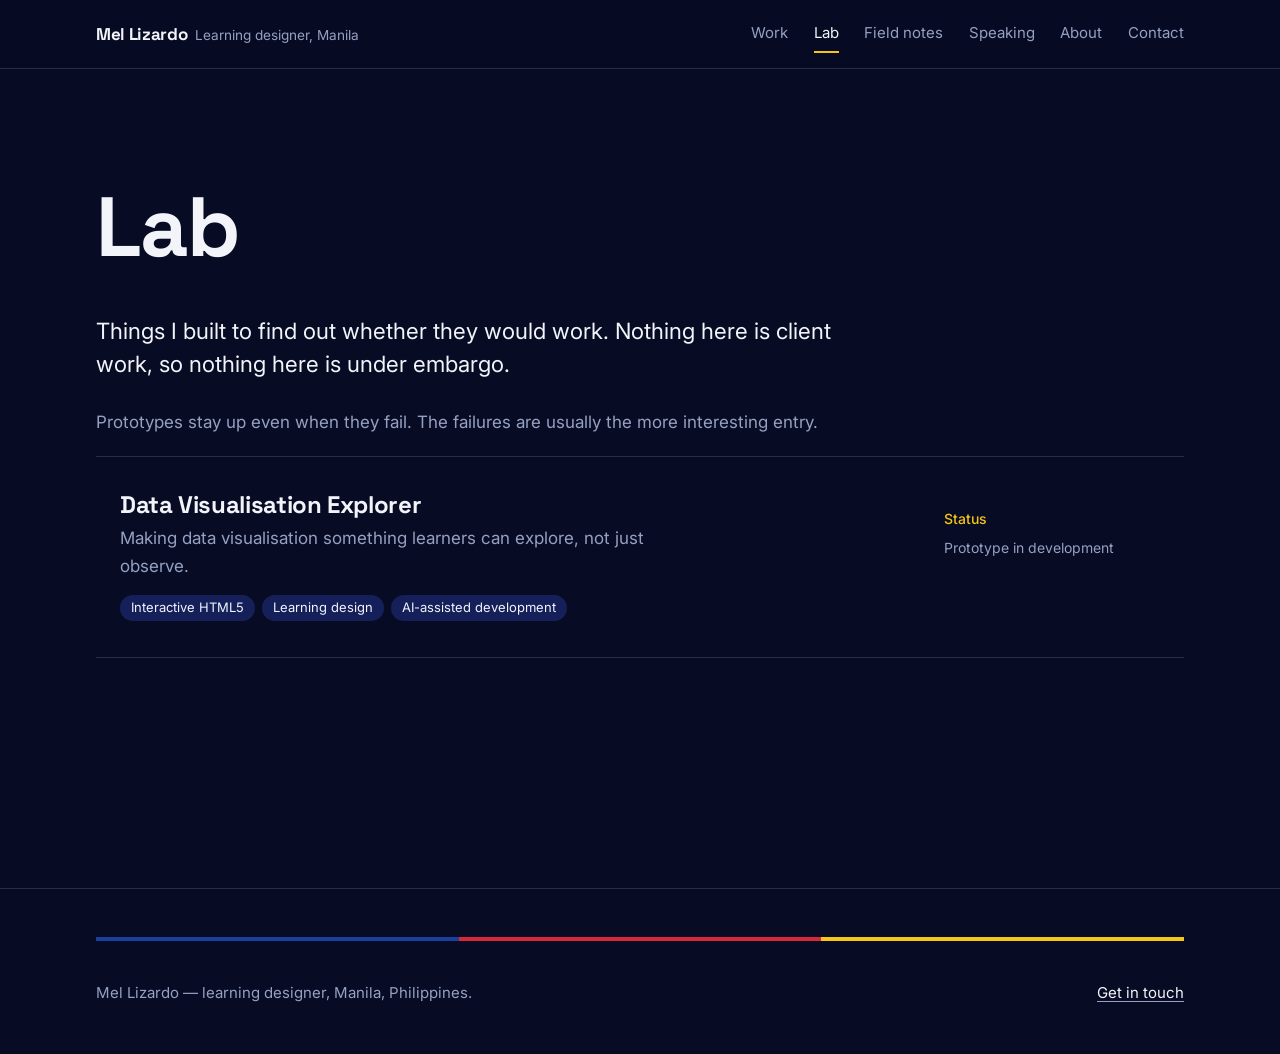
<file: lab.html>
<!DOCTYPE html>
<html lang="en">
<head>
<meta charset="utf-8">
<meta name="viewport" content="width=device-width, initial-scale=1, viewport-fit=cover">
<title>Lab — Mel Lizardo</title>
<meta name="description" content="Prototypes, experiments and automations in learning design and AI, built outside client work.">
<link rel="preconnect" href="https://fonts.googleapis.com">
<link rel="preconnect" href="https://fonts.gstatic.com" crossorigin>
<link href="https://fonts.googleapis.com/css2?family=Space+Grotesk:wght@500;700&family=Inter:wght@400;500;600&display=swap" rel="stylesheet">
<link rel="stylesheet" href="assets/styles.css?v=20261105-3">
</head>
<body>
<a class="skip" href="#main">Skip to content</a>

<header class="masthead">
  <div class="wrap masthead__inner">
    <a class="wordmark" href="index.html">Mel Lizardo <span>Learning designer, Manila</span></a>
    <nav class="nav" aria-label="Main">
      <a href="work.html">Work</a>
      <a href="lab.html" aria-current="page">Lab</a>
      <a href="field-notes.html">Field notes</a>
      <a href="speaking.html">Speaking</a>
      <a href="about.html">About</a>
      <a href="contact.html">Contact</a>
    </nav>
  </div>
</header>

<main id="main">

  <section>
    <div class="wrap">
      <h1>Lab</h1>
      <p class="lede">Things I built to find out whether they would work. Nothing here is client work, so nothing here is under embargo.</p>
      <p class="muted">Prototypes stay up even when they fail. The failures are usually the more interesting entry.</p>

      <div class="rows">
        <a class="row" href="lab/data-visualisation-explorer/index.html">
          <div class="row__main">
            <h3>Data Visualisation Explorer</h3>
            <p>Making data visualisation something learners can explore, not just observe.</p>
            <div class="tags"><span class="tag">Interactive HTML5</span><span class="tag">Learning design</span><span class="tag">AI-assisted development</span></div>
          </div>
          <dl class="row__meta"><dt>Status</dt><dd>Prototype in development</dd></dl>
        </a>
      </div>
    </div>
  </section>

</main>

<footer class="foot">
  <div class="wrap">
    <div class="flagrule"></div>
    <div class="foot__inner">
      <div><p style="margin:0">Mel Lizardo — learning designer, Manila, Philippines.</p></div>
      <div><p style="margin:0"><a href="contact.html">Get in touch</a></p></div>
    </div>
  </div>
</footer>

</body>
</html>
</file>
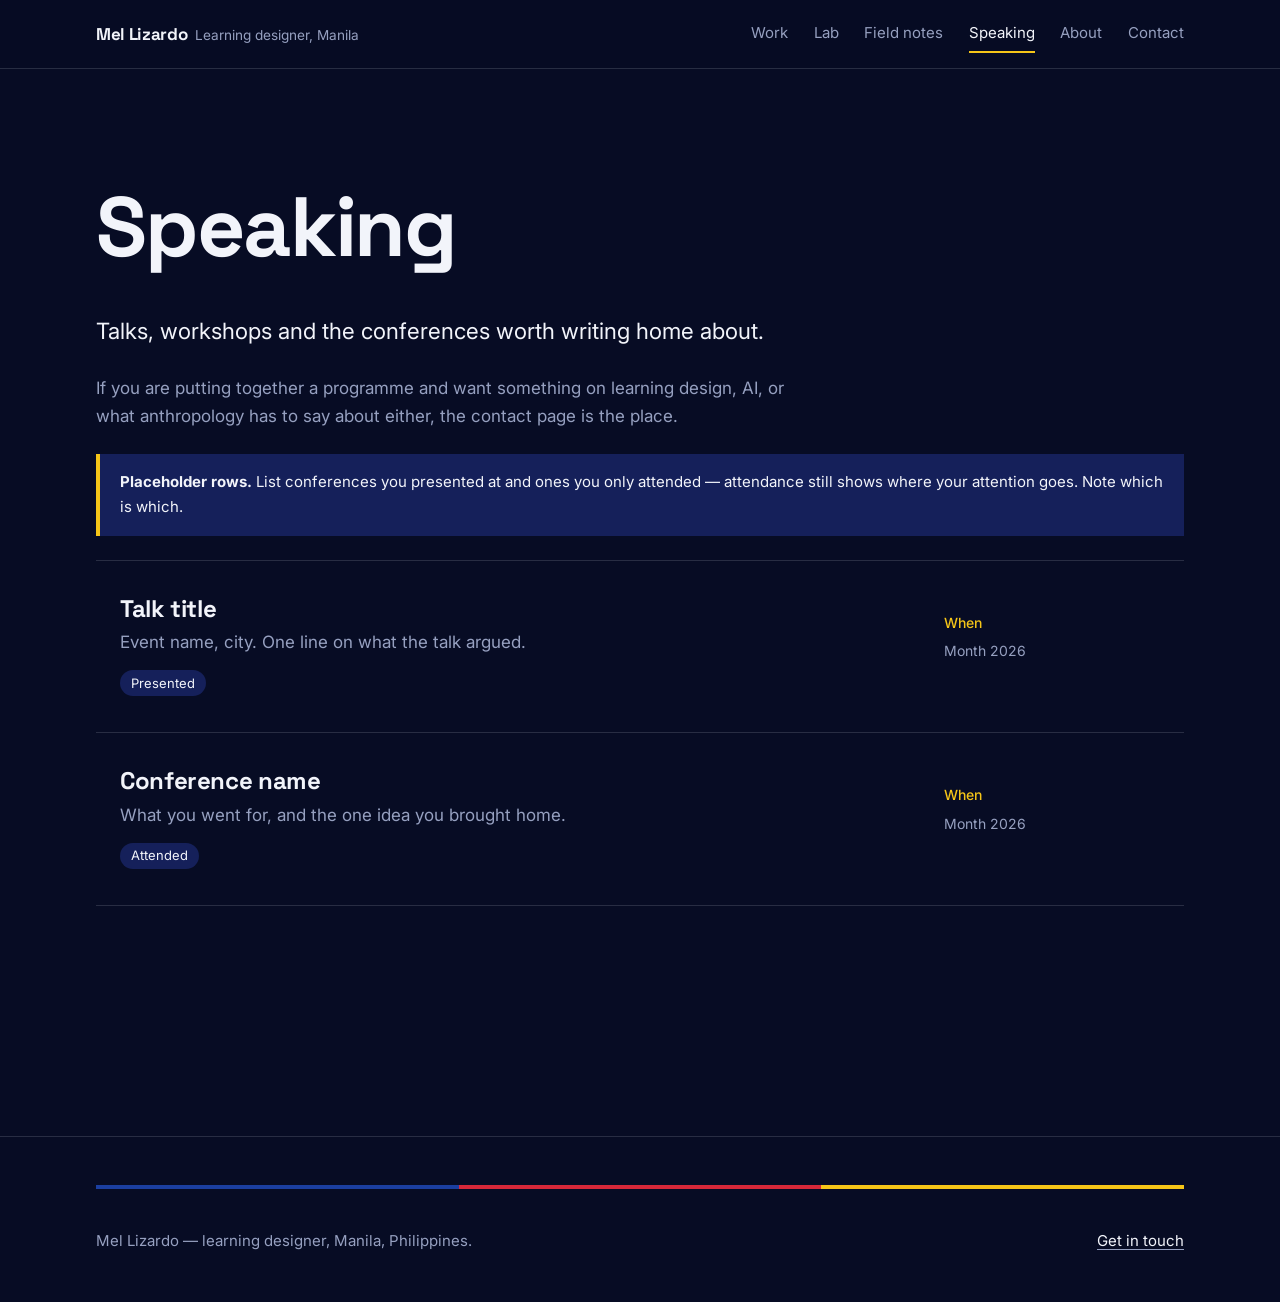
<file: speaking.html>
<!DOCTYPE html>
<html lang="en">
<head>
<meta charset="utf-8">
<meta name="viewport" content="width=device-width, initial-scale=1, viewport-fit=cover">
<title>Speaking — Mel Lizardo</title>
<meta name="description" content="Talks, workshops and conferences on learning design, educational technology and AI.">
<link rel="preconnect" href="https://fonts.googleapis.com">
<link rel="preconnect" href="https://fonts.gstatic.com" crossorigin>
<link href="https://fonts.googleapis.com/css2?family=Space+Grotesk:wght@500;700&family=Inter:wght@400;500;600&display=swap" rel="stylesheet">
<link rel="stylesheet" href="assets/styles.css">
</head>
<body>
<a class="skip" href="#main">Skip to content</a>

<header class="masthead">
  <div class="wrap masthead__inner">
    <a class="wordmark" href="index.html">Mel Lizardo <span>Learning designer, Manila</span></a>
    <nav class="nav" aria-label="Main">
      <a href="work.html">Work</a>
      <a href="lab.html">Lab</a>
      <a href="field-notes.html">Field notes</a>
      <a href="speaking.html" aria-current="page">Speaking</a>
      <a href="about.html">About</a>
      <a href="contact.html">Contact</a>
    </nav>
  </div>
</header>

<main id="main">

  <section>
    <div class="wrap">
      <h1>Speaking</h1>
      <p class="lede">Talks, workshops and the conferences worth writing home about.</p>
      <p class="muted">If you are putting together a programme and want something on learning design, AI, or what anthropology has to say about either, the contact page is the place.</p>

      <div class="todo">
        <p><strong>Placeholder rows.</strong> List conferences you presented at and ones you only attended — attendance still shows where your attention goes. Note which is which.</p>
      </div>

      <div class="rows">
        <a class="row" href="#">
          <div class="row__main">
            <h3>Talk title</h3>
            <p>Event name, city. One line on what the talk argued.</p>
            <div class="tags"><span class="tag">Presented</span></div>
          </div>
          <dl class="row__meta"><dt>When</dt><dd>Month 2026</dd></dl>
        </a>
        <a class="row" href="#">
          <div class="row__main">
            <h3>Conference name</h3>
            <p>What you went for, and the one idea you brought home.</p>
            <div class="tags"><span class="tag">Attended</span></div>
          </div>
          <dl class="row__meta"><dt>When</dt><dd>Month 2026</dd></dl>
        </a>
      </div>
    </div>
  </section>

</main>

<footer class="foot">
  <div class="wrap">
    <div class="flagrule"></div>
    <div class="foot__inner">
      <div><p style="margin:0">Mel Lizardo — learning designer, Manila, Philippines.</p></div>
      <div><p style="margin:0"><a href="contact.html">Get in touch</a></p></div>
    </div>
  </div>
</footer>

</body>
</html>
</file>
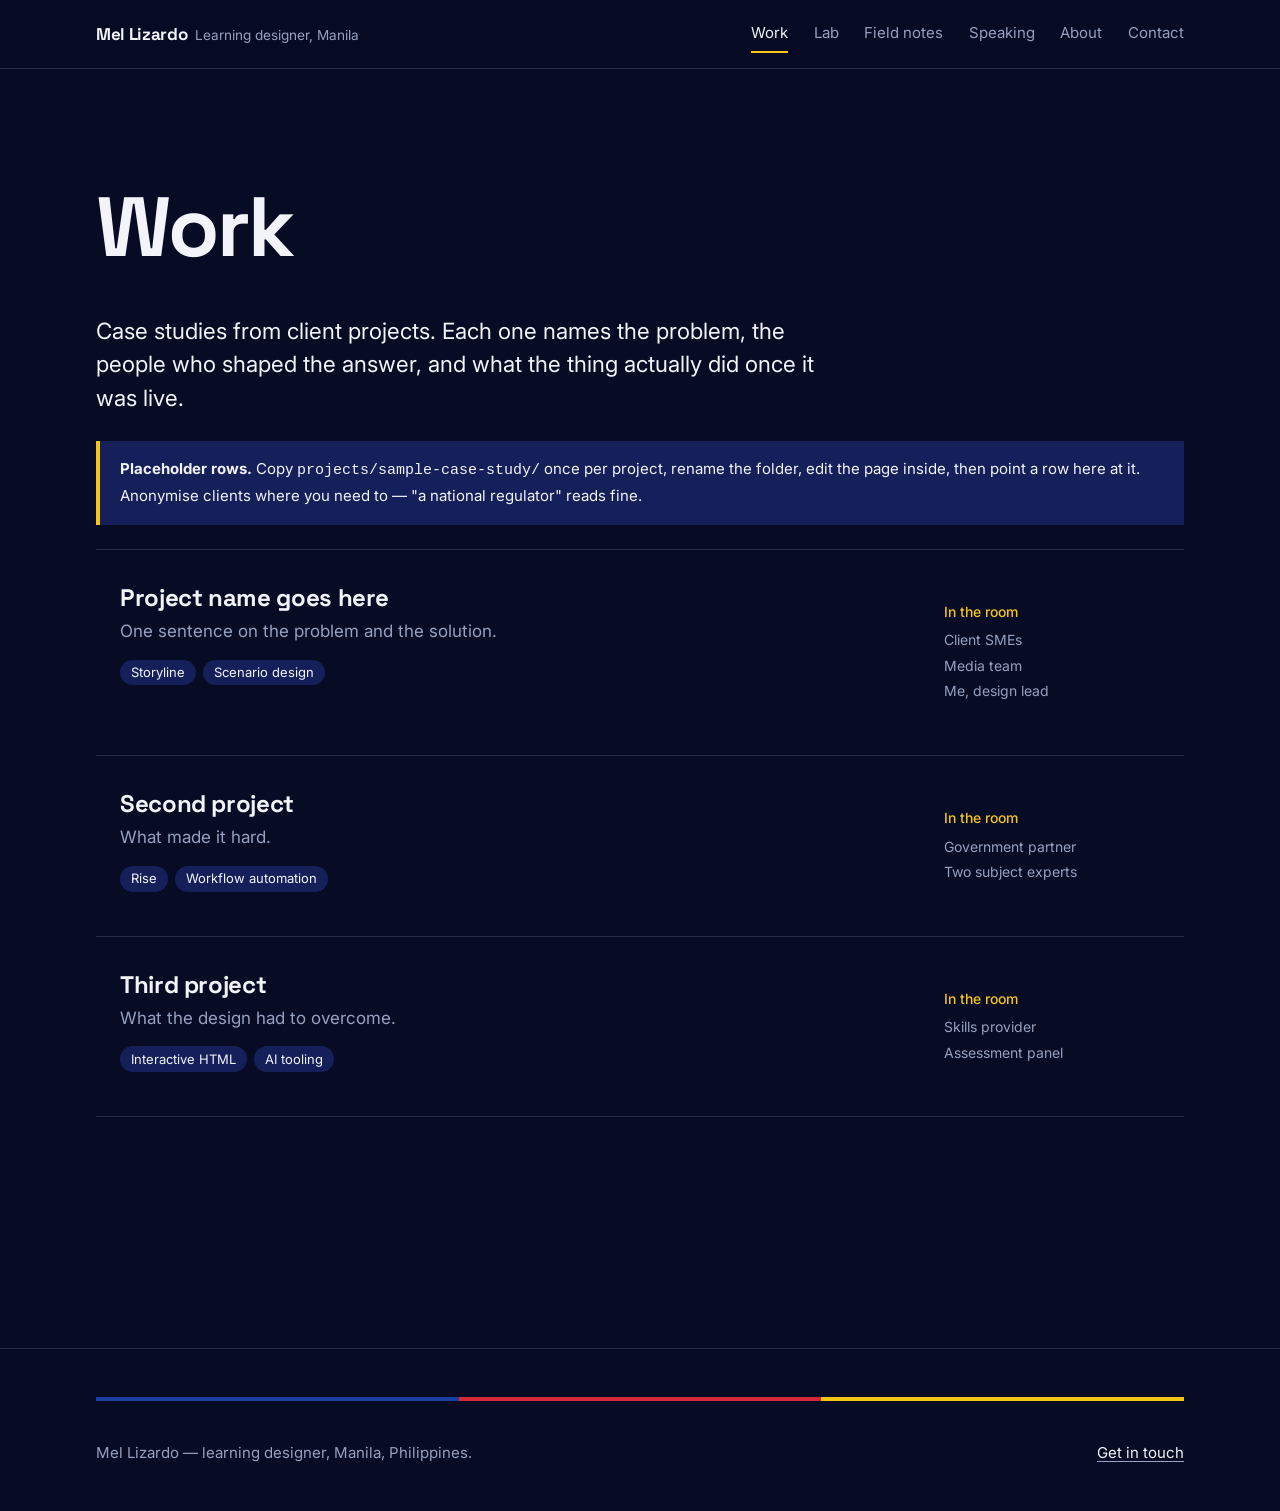
<file: work.html>
<!DOCTYPE html>
<html lang="en">
<head>
<meta charset="utf-8">
<meta name="viewport" content="width=device-width, initial-scale=1, viewport-fit=cover">
<title>Work — Mel Lizardo</title>
<meta name="description" content="Learning design case studies: storyboarding, video, workflow automation and AI-powered learning for universities, government partners and skills providers.">
<link rel="preconnect" href="https://fonts.googleapis.com">
<link rel="preconnect" href="https://fonts.gstatic.com" crossorigin>
<link href="https://fonts.googleapis.com/css2?family=Space+Grotesk:wght@500;700&family=Inter:wght@400;500;600&display=swap" rel="stylesheet">
<link rel="stylesheet" href="assets/styles.css">
</head>
<body>
<a class="skip" href="#main">Skip to content</a>

<header class="masthead">
  <div class="wrap masthead__inner">
    <a class="wordmark" href="index.html">Mel Lizardo <span>Learning designer, Manila</span></a>
    <nav class="nav" aria-label="Main">
      <a href="work.html" aria-current="page">Work</a>
      <a href="lab.html">Lab</a>
      <a href="field-notes.html">Field notes</a>
      <a href="speaking.html">Speaking</a>
      <a href="about.html">About</a>
      <a href="contact.html">Contact</a>
    </nav>
  </div>
</header>

<main id="main">

  <section>
    <div class="wrap">
      <h1>Work</h1>
      <p class="lede">Case studies from client projects. Each one names the problem, the people who shaped the answer, and what the thing actually did once it was live.</p>

      <div class="todo">
        <p><strong>Placeholder rows.</strong> Copy <code>projects/sample-case-study/</code> once per project, rename the folder, edit the page inside, then point a row here at it. Anonymise clients where you need to — "a national regulator" reads fine.</p>
      </div>

      <div class="rows">
        <a class="row" href="projects/sample-case-study/index.html">
          <div class="row__main">
            <h3>Project name goes here</h3>
            <p>One sentence on the problem and the solution.</p>
            <div class="tags"><span class="tag">Storyline</span><span class="tag">Scenario design</span></div>
          </div>
          <dl class="row__meta">
            <dt>In the room</dt><dd>Client SMEs</dd><dd>Media team</dd><dd>Me, design lead</dd>
          </dl>
        </a>
        <a class="row" href="projects/sample-case-study/index.html">
          <div class="row__main">
            <h3>Second project</h3>
            <p>What made it hard.</p>
            <div class="tags"><span class="tag">Rise</span><span class="tag">Workflow automation</span></div>
          </div>
          <dl class="row__meta">
            <dt>In the room</dt><dd>Government partner</dd><dd>Two subject experts</dd>
          </dl>
        </a>
        <a class="row" href="projects/sample-case-study/index.html">
          <div class="row__main">
            <h3>Third project</h3>
            <p>What the design had to overcome.</p>
            <div class="tags"><span class="tag">Interactive HTML</span><span class="tag">AI tooling</span></div>
          </div>
          <dl class="row__meta">
            <dt>In the room</dt><dd>Skills provider</dd><dd>Assessment panel</dd>
          </dl>
        </a>
      </div>
    </div>
  </section>

</main>

<footer class="foot">
  <div class="wrap">
    <div class="flagrule"></div>
    <div class="foot__inner">
      <div><p style="margin:0">Mel Lizardo — learning designer, Manila, Philippines.</p></div>
      <div><p style="margin:0"><a href="contact.html">Get in touch</a></p></div>
    </div>
  </div>
</footer>

</body>
</html>
</file>
<file: assets/styles.css>
/* =========================================================
   Mel Lizardo — site styles
   Edit colours and fonts here. Everything else inherits.
   ========================================================= */

:root {
  /* Palette — Philippine flag, shifted for screen */
  --ink:        #070C24;   /* deepest field, page background */
  --field:      #0D1538;   /* raised surfaces */
  --field-2:    #15205A;   /* secondary surfaces, hovers */
  --blue:       #1B3FA0;   /* primary */
  --red:        #D62839;   /* live accent */
  --sun:        #F5C518;   /* signal — thin rules, small blocks only */
  --paper:      #F2F4FA;   /* primary text */
  --muted:      #96A0C0;   /* secondary text */
  --line:       rgba(242,244,250,0.14);

  --measure: 66ch;
  --gutter: clamp(1.25rem, 5vw, 5rem);
  --rhythm: clamp(3.5rem, 9vw, 7.5rem);

  --display: 'Space Grotesk', system-ui, sans-serif;
  --body: 'Inter', system-ui, -apple-system, sans-serif;

  color-scheme: dark;
}

*, *::before, *::after { box-sizing: border-box; }

html {
  padding-top: env(safe-area-inset-top, 0px);
  scroll-padding-top: 5rem;
  -webkit-text-size-adjust: 100%;
}

body {
  margin: 0;
  background: var(--ink);
  color: var(--paper);
  font-family: var(--body);
  font-size: clamp(1rem, 0.96rem + 0.25vw, 1.0625rem);
  line-height: 1.65;
  -webkit-font-smoothing: antialiased;
}

img, video, iframe { max-width: 100%; }

/* ---------- Type ---------- */

h1, h2, h3, h4 {
  font-family: var(--display);
  font-weight: 700;
  letter-spacing: -0.025em;
  line-height: 1.04;
  margin: 0 0 0.5em;
  text-wrap: balance;
}

h1 { font-size: clamp(2.5rem, 7vw, 5.25rem); }
h2 { font-size: clamp(1.75rem, 3.6vw, 2.75rem); }
h3 { font-size: clamp(1.25rem, 2vw, 1.5rem); letter-spacing: -0.015em; }

p { margin: 0 0 1.2em; max-width: var(--measure); }

a { color: inherit; text-decoration-color: var(--muted); text-underline-offset: 0.22em; }
a:hover { text-decoration-color: var(--red); }

:focus-visible {
  outline: 3px solid var(--sun);
  outline-offset: 3px;
  border-radius: 2px;
}

.lede {
  font-size: clamp(1.125rem, 1rem + 0.7vw, 1.4rem);
  line-height: 1.5;
  color: var(--paper);
  max-width: 54ch;
}

.muted { color: var(--muted); }

/* ---------- Shell ---------- */

.wrap {
  width: min(100%, 76rem);
  margin-inline: auto;
  padding-inline: var(--gutter);
}

section { padding-block: var(--rhythm); }

.skip {
  position: absolute;
  left: -9999px;
  top: 0;
  background: var(--sun);
  color: var(--ink);
  padding: 0.75rem 1.25rem;
  font-weight: 600;
  z-index: 100;
}
.skip:focus { left: 1rem; top: 1rem; }

/* ---------- Header ---------- */

.masthead {
  position: sticky;
  top: env(safe-area-inset-top, 0px);
  z-index: 50;
  background: rgba(7,12,36,0.88);
  backdrop-filter: blur(10px);
  border-bottom: 1px solid var(--line);
}

.masthead__inner {
  display: flex;
  align-items: center;
  justify-content: space-between;
  gap: 1.5rem;
  min-height: 4.25rem;
  flex-wrap: wrap;
}

.wordmark {
  font-family: var(--display);
  font-weight: 700;
  font-size: 1.0625rem;
  letter-spacing: -0.02em;
  text-decoration: none;
  display: inline-flex;
  align-items: baseline;
  gap: 0.5rem;
}
.wordmark span { color: var(--muted); font-weight: 400; font-family: var(--body); font-size: 0.85rem; letter-spacing: 0; }

.nav { display: flex; flex-wrap: wrap; gap: clamp(0.85rem, 2vw, 1.6rem); }
.nav a {
  font-size: 0.9375rem;
  color: var(--muted);
  text-decoration: none;
  padding-block: 0.35rem;
  border-bottom: 2px solid transparent;
}
.nav a:hover { color: var(--paper); }
.nav a[aria-current="page"] { color: var(--paper); border-bottom-color: var(--sun); }

/* ---------- Hero ---------- */

.hero {
  position: relative;
  padding-block: clamp(4.5rem, 13vw, 10rem) var(--rhythm);
  overflow: hidden;
}

.hero h1 { max-width: 16ch; position: relative; }

.hero__inner {
  display: grid;
  grid-template-columns: minmax(0, 1fr) auto;
  align-items: start;
  gap: clamp(1.5rem, 4vw, 4rem);
}

.hero__copy { position: relative; min-width: 0; }

.portrait {
  margin: 0;
  padding: 0.5rem;
  background: var(--field);
  border: 1px solid var(--line);
  box-shadow: 1rem 1rem 0 var(--blue);
}

.portrait img {
  display: block;
  width: 100%;
  height: auto;
  aspect-ratio: 1;
  object-fit: cover;
}

.portrait--hero {
  position: relative;
  width: clamp(8rem, 14vw, 11rem);
  padding: 0.3rem;
  border-radius: 50%;
  box-shadow: 0 0 0 0.3rem var(--blue);
}

.portrait--hero img { border-radius: 50%; }

@media (max-width: 40rem) {
  .hero__inner { display: block; }
  .hero__copy { padding-top: 5rem; }
  .portrait--hero {
    position: absolute;
    top: 1.5rem;
    right: var(--gutter);
    width: 6rem;
  }
}

.hero__sub {
  font-family: var(--body);
  font-size: clamp(1rem, 0.9rem + 0.55vw, 1.25rem);
  color: var(--muted);
  max-width: 48ch;
  margin-top: 1.75rem;
  position: relative;
}

/* Eight-rayed sun — the one bold flourish. Decorative, hidden from AT. */
.rays {
  position: absolute;
  right: -14rem;
  top: 50%;
  translate: 0 -50%;
  width: 46rem;
  height: 46rem;
  opacity: 0.4;
  pointer-events: none;
}
@media (max-width: 60rem) {
  .rays { right: -22rem; opacity: 0.22; }
}

/* ---------- Index rows (Work, Lab, Notes, Talks) ---------- */

.rows { border-top: 1px solid var(--line); }

.row {
  display: grid;
  grid-template-columns: minmax(0, 1fr) 15rem;
  gap: clamp(1rem, 4vw, 3rem);
  padding-block: 2.25rem;
  border-bottom: 1px solid var(--line);
  text-decoration: none;
  color: inherit;
  transition: background-color 140ms ease;
}
.row:hover, .row:focus-visible { background: var(--field); }
.row:hover h3 { text-decoration: underline; text-decoration-color: var(--red); text-decoration-thickness: 2px; }

.row__main { padding-inline-start: clamp(0rem, 2vw, 1.5rem); }
.row h3 { margin-bottom: 0.4rem; }
.row p { margin: 0; color: var(--muted); max-width: 52ch; }

.row__meta {
  font-size: 0.875rem;
  color: var(--muted);
  padding-inline-end: clamp(0rem, 2vw, 1.5rem);
}
.row__meta dt {
  color: var(--sun);
  font-weight: 500;
  margin-bottom: 0.35rem;
}
.row__meta dd { margin: 0 0 0.15rem; }

@media (max-width: 52rem) {
  .row { grid-template-columns: 1fr; gap: 1.25rem; }
  .row__meta { border-left: 2px solid var(--blue); padding-inline-start: 1rem; }
}

.tags { display: flex; flex-wrap: wrap; gap: 0.4rem; margin-top: 0.9rem; }
.tag {
  font-size: 0.8125rem;
  color: var(--paper);
  background: var(--field-2);
  border-radius: 999px;
  padding: 0.2rem 0.7rem;
  line-height: 1.5;
}

/* ---------- Featured block on home ---------- */

.feature {
  background: var(--field);
  border-left: 4px solid var(--red);
  padding: clamp(1.5rem, 4vw, 2.75rem);
}

.pair {
  display: grid;
  grid-template-columns: repeat(auto-fit, minmax(17rem, 1fr));
  gap: clamp(1.25rem, 3vw, 2.5rem);
}

.section-head {
  display: flex;
  align-items: baseline;
  justify-content: space-between;
  gap: 1.5rem;
  flex-wrap: wrap;
  margin-bottom: 2rem;
  border-bottom: 3px solid var(--sun);
  padding-bottom: 0.75rem;
}
.section-head h2 { margin: 0; }
.section-head a { font-size: 0.9375rem; color: var(--muted); }

/* ---------- Case study page ---------- */

.case__header { padding-block: clamp(3rem, 8vw, 6rem) 2.5rem; }
.case__header h1 { max-width: 20ch; }

.facts {
  display: grid;
  grid-template-columns: repeat(auto-fit, minmax(11rem, 1fr));
  gap: 1.5rem 2rem;
  border-block: 1px solid var(--line);
  padding-block: 1.5rem;
  margin-block: 2.5rem;
  font-size: 0.9375rem;
}
.facts dt { color: var(--sun); margin-bottom: 0.3rem; }
.facts dd { margin: 0; color: var(--paper); }

.prose { max-width: var(--measure); }
.prose h2 { margin-top: 2.5em; }
.prose ul { padding-left: 1.1rem; max-width: var(--measure); }
.prose li { margin-bottom: 0.5rem; }

.about-intro {
  display: grid;
  grid-template-columns: minmax(0, 1fr) 11rem;
  align-items: start;
  gap: clamp(2rem, 5vw, 5rem);
}

.portrait--about {
  width: 11rem;
  padding: 0.3rem;
  border-radius: 50%;
  box-shadow: 0 0 0 0.3rem var(--blue);
}

.portrait--about img { border-radius: 50%; }

@media (max-width: 40rem) {
  .about-intro { display: block; position: relative; }
  .about-intro .prose { padding-top: 6.5rem; }
  .portrait--about {
    position: absolute;
    top: 0;
    right: 0;
    width: 6rem;
  }
}

blockquote {
  margin: 2.5rem 0;
  padding-left: 1.5rem;
  border-left: 3px solid var(--sun);
  font-family: var(--display);
  font-size: clamp(1.25rem, 2.2vw, 1.75rem);
  line-height: 1.3;
  letter-spacing: -0.02em;
}

/* The room: who was involved. The site's signature block. */
.room {
  background: var(--field);
  padding: clamp(1.5rem, 4vw, 2.5rem);
  margin-block: var(--rhythm);
}
.room h2 { margin-top: 0; }
.room ul { list-style: none; padding: 0; margin: 0; display: grid; gap: 0.1rem; }
.room li {
  display: grid;
  grid-template-columns: minmax(0, 1fr) auto;
  gap: 1rem;
  padding-block: 0.7rem;
  border-bottom: 1px solid var(--line);
}
.room li:last-child { border-bottom: 0; }
.room .who { font-weight: 500; }
.room .did { color: var(--muted); font-size: 0.9375rem; text-align: right; }

/* ---------- Embeds ---------- */

.embed {
  margin-block: 2.5rem;
  background: var(--field);
  border: 1px solid var(--line);
}
.embed iframe {
  display: block;
  width: 100%;
  height: clamp(28rem, 62vh, 44rem);
  border: 0;
}
.embed figcaption {
  padding: 0.85rem 1.1rem;
  font-size: 0.875rem;
  color: var(--muted);
  border-top: 1px solid var(--line);
}
.embed figcaption a { color: var(--paper); }

/* ---------- Timeline (About) ---------- */

.timeline { list-style: none; padding: 0; margin: 0; max-width: 48rem; }
.timeline li {
  display: grid;
  grid-template-columns: 9rem minmax(0, 1fr);
  gap: clamp(1rem, 3vw, 2rem);
  padding-block: 1.6rem;
  border-top: 1px solid var(--line);
}
.timeline .when { font-family: var(--display); font-weight: 500; color: var(--sun); }
.timeline p { margin: 0.35rem 0 0; color: var(--muted); }
.timeline strong { font-weight: 600; color: var(--paper); }
@media (max-width: 40rem) {
  .timeline li { grid-template-columns: 1fr; gap: 0.3rem; }
}

/* ---------- Buttons ---------- */

.btn {
  display: inline-block;
  background: var(--sun);
  color: var(--ink);
  font-weight: 600;
  text-decoration: none;
  padding: 0.8rem 1.6rem;
  border: 0;
}
.btn:hover { background: var(--paper); }
.btn--line { background: transparent; color: var(--paper); box-shadow: inset 0 0 0 2px var(--line); }
.btn--line:hover { background: var(--field-2); color: var(--paper); }

.contact-actions {
  display: flex;
  flex-wrap: wrap;
  align-items: center;
  gap: 0.75rem;
  margin-top: 2rem;
}

/* ---------- Placeholder marker (delete these as you fill the site) ---------- */

.todo {
  background: var(--field-2);
  border-left: 4px solid var(--sun);
  padding: 1rem 1.25rem;
  font-size: 0.9375rem;
  color: var(--paper);
  margin-block: 1.5rem;
}
.todo p { margin: 0; max-width: none; }

/* ---------- Footer ---------- */

.foot {
  border-top: 1px solid var(--line);
  padding-block: 3rem calc(3rem + env(safe-area-inset-bottom, 0px));
  margin-top: var(--rhythm);
  font-size: 0.9375rem;
  color: var(--muted);
}
.foot__inner { display: flex; flex-wrap: wrap; gap: 1.5rem 3rem; justify-content: space-between; }
.foot a { color: var(--paper); }
.foot .flagrule {
  height: 4px;
  background: linear-gradient(90deg, var(--blue) 0 33.33%, var(--red) 33.33% 66.66%, var(--sun) 66.66% 100%);
  margin-bottom: 2.5rem;
}

@media (prefers-reduced-motion: reduce) {
  * { animation: none !important; transition: none !important; scroll-behavior: auto !important; }
}
</file>
